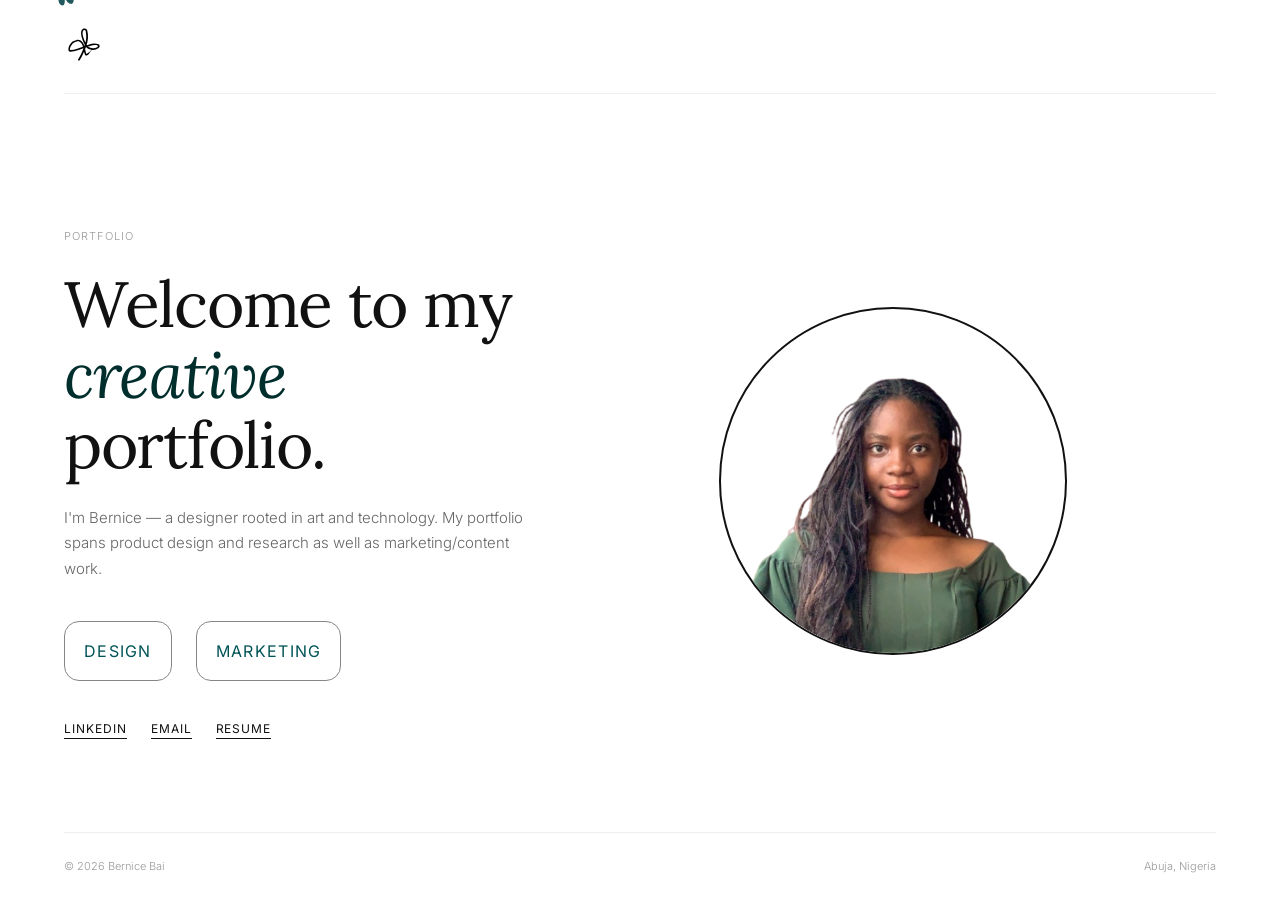
<file: index.html>
<!doctype html>
<html lang="en">

<head>
    <meta charset="utf-8">
    <meta name="viewport" content="width=device-width, initial-scale=1">
    <title>Bernice Bai ┃ Designer</title>
    <link rel="icon" href="imgsrc/cursor.svg" type="image/svg+xml">
    <link href="https://fonts.googleapis.com/css2?family=Inter:wght@300;400;500&family=Lora:ital,wght@0,400;0,600;1,400&display=swap" rel="stylesheet">
    <style>
        * { box-sizing: border-box; margin: 0; padding: 0; cursor: none; }

        body {
            font-family: 'Inter', sans-serif;
            background-color: #ffffff;
            color: #111111;
            min-height: 100vh;
            display: flex;
            flex-direction: column;
            padding: 0 5%;
        }

        #custom-cursor {
            position: fixed;
            pointer-events: none;
            z-index: 9999;
            transform: translate(-50%, -50%);
        }

        #cursor-default {
            display: block;
            width: 20px;
            height: 20px;
            background-image: url('imgsrc/cursor.svg');
            background-size: contain;
            background-repeat: no-repeat;
        }

        nav {
            display: flex;
            justify-content: space-between;
            align-items: center;
            padding: 24px 0;
            border-bottom: 0.5px solid #eeeeee;
        }

        #logo img { width: 40px; height: auto; }

        .nav-right {
            font-size: 12px;
            letter-spacing: 0.08em;
            text-transform: uppercase;
            color: #999999;
        }

        main {
            flex: 1;
            display: flex;
            flex-direction: column;
            justify-content: center;
            padding: 80px 0 40px;
        }
        .home {
            display: flex;
            flex-direction: row;
            justify-content: space-between;
            align-items: center;
            gap: 20px;
            }
            @media (max-width: 768px) {
                .home {
                    flex-direction: column;
                    text-align: center;
                }
            }

        .home img{
            max-width: 70%;
            height: auto;
            border-radius: 8px;
            border: 2px solid #111111;
            border-radius: 50%;
        }

        .label {
            font-size: 11px;
            letter-spacing: 0.1em;
            text-transform: uppercase;
            color: #999999;
            margin-bottom: 24px;
        }

        h1 {
            font-family: 'Lora', san-serif;
            font-size: clamp(32px, 6vw, 64px);
            font-weight: 400;
            line-height: 1.1;
            letter-spacing: -0.02em;
            margin-bottom: 24px;
        }

        h1 em { font-style: bold; }

        .accent { color: #002e2d; }

        p {
            font-size: 15px;
            font-weight: 300;
            color: #666666;
            line-height: 1.7;
            max-width: 480px;
            margin-bottom: 40px;
        }

        .route {
            display: flex;
            gap: 24px;
            margin-bottom: 40px;
        }
          @media (max-width: 768px) {
            .route{
               
                justify-content: center;
            }
        }


        .route a {
            font-size: 16px;
            letter-spacing: 0.08em;
            text-transform: uppercase;
            color: #005457;
            text-decoration: none;
            border-radius: 15px;
            border: 1.5px solid #868686;
            padding: 3%;
        }

        .route a:hover { background-color: #002e2d; color:#ffffff; border-color: #ffffff; }

        .links {
            display: flex;
           
            gap: 24px;
        }
        @media (max-width: 768px) {
            .links {
               
                justify-content: center;
            }
        }

        .links a {
            font-size: 12px;
            letter-spacing: 0.08em;
            text-transform: uppercase;
            color: #111111;
            text-decoration: none;
            border-bottom: 0.5px solid #111111;
            padding-bottom: 2px;
        }

        .links a:hover { color: #002e2d; border-color: #ffffff; }

        footer {
            padding: 24px 0;
            border-top: 0.5px solid #eeeeee;
            display: flex;
            justify-content: space-between;
            align-items: center;
        }

        footer p {
            font-size: 11px;
            color: #999999;
            margin: 0;
            max-width: none;
        }
    </style>
</head>

<body>

<div id="custom-cursor">
    <span id="cursor-default"></span>
</div>

<nav>
    <div id="logo">
        <img src="imgsrc/bfavicon.svg" alt="Logo">
    </div>
    <span class="nav-right"></span>
</nav>

<main>
    <div class="home">
    <div>
    <p class="label">Portfolio</p>
    <h1>Welcome to my <em><span class="accent">creative</span></em><br>portfolio.</h1>
    <p>I'm Bernice — a designer rooted in art and technology. My portfolio spans product design and research as well as marketing/content work.</p>
    <div class="route">
        <a href="design/index.html">Design</a>
        <a href="marketing/index.html">Marketing</a>
    </div>
    <div class="links">
        <a href="https://www.linkedin.com/in/bernice-bai-6373b129a/" target="_blank">LinkedIn</a>
        <a href="mailto:msenbai@gmail.com">Email</a>
        <a href="https://drive.google.com/file/d/17-NoSZiSDzahAH1HQ-_Etnf_DgS73Qhv/view?usp=drive_link" target="_blank">Resume</a>
    </div>
    </div>
    <div>
         <img src="imgsrc/me.png" alt="picture of Bernice Bai" class="heroimg">
    </div>
    </div>
</main>

<footer>
    <p>&copy; <span id="year"></span> Bernice Bai</p>
    <p>Abuja, Nigeria</p>
</footer>

<script>
    document.getElementById('year').textContent = new Date().getFullYear();

    const cursor = document.getElementById('custom-cursor');
    document.addEventListener('mousemove', (e) => {
        cursor.style.left = e.clientX + 'px';
        cursor.style.top = e.clientY + 'px';
    });
</script>

</body>
</html>
</file>
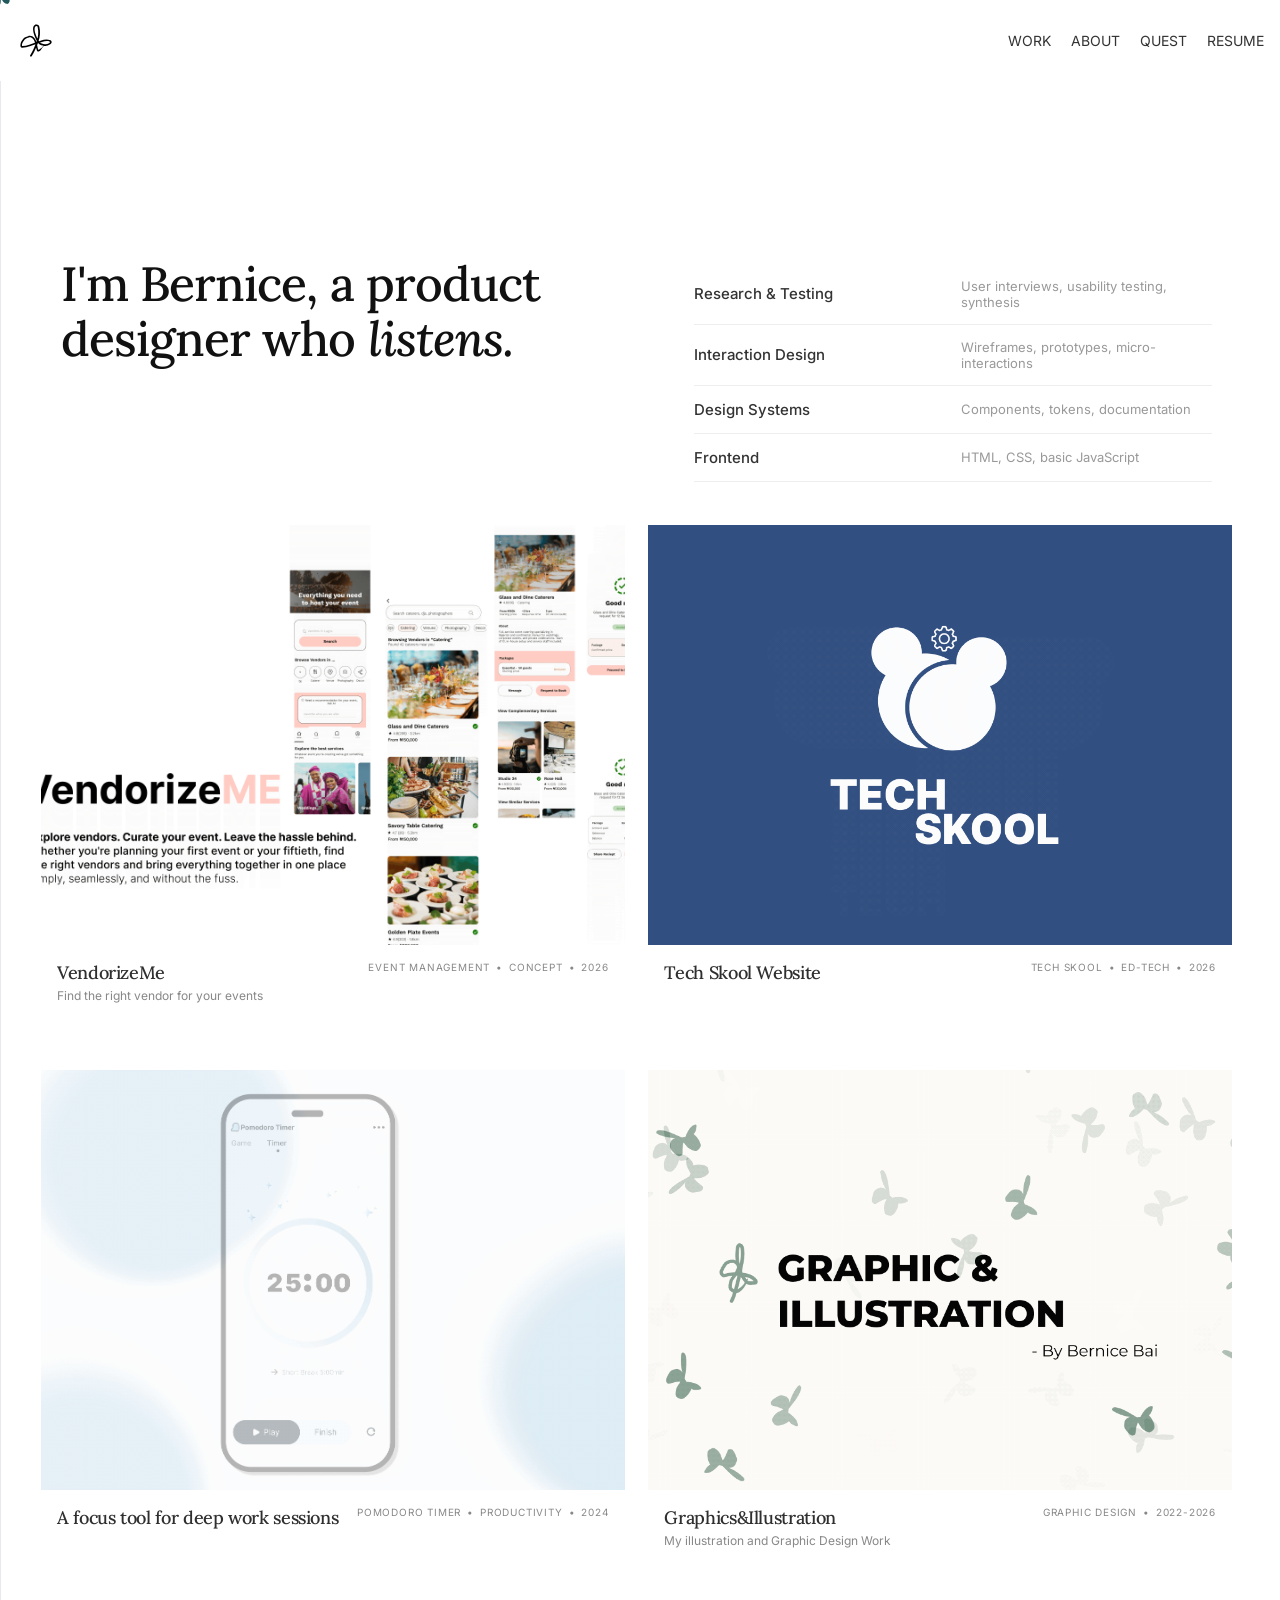
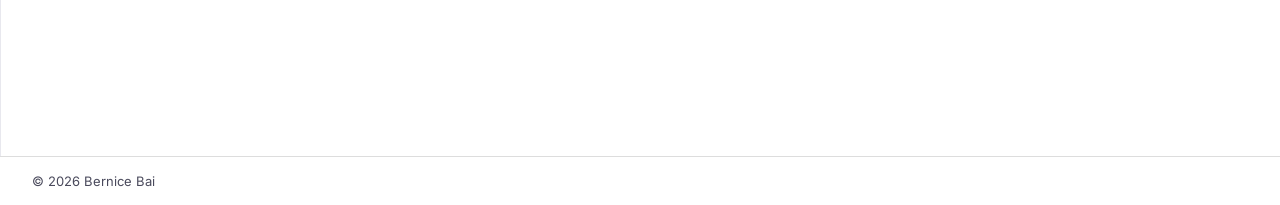
<file: design/index.html>
<!doctype html>
<html lang="en">

<head>
	<meta charset="utf-8">
	<meta name="viewport" content="width=device-width, initial-scale=1">
	<title>Bernice Bai </title>
    <link rel="icon" href="../imgsrc/cursor.svg" type="image/svg+xml">
    <link rel="stylesheet" href="https://fonts.googleapis.com/css?family=Syne:100,200,300,400,600&display=swap">
    <link rel="stylesheet" href="https://fonts.googleapis.com/css?family=Lora:100,200,300,400,600&display=swap">
    <link rel="stylesheet" href="https://fonts.googleapis.com/css?family=Inter:100,200,300,400,600&display=swap">
	<link rel="stylesheet" href="../style.css">
</head>
<body>
    <div id="custom-cursor">
    <span id="cursor-default"></span>
    <span id="cursor-hover"></span>
    </div>

<header>

   <nav id="navbar">
    <div id="logo">
        <img src="../imgsrc/bfavicon.svg" alt="Logo">
    </div>
    <button id="menu-btn" aria-label="Toggle menu">
        <span></span>
        <span></span>
        <span></span>
    </button>
    <div id="nav-links">
        <a href="../design/index.html">WORK</a>
        <a href="../design/about.html">ABOUT</a>
        <a href="../design/quest.html">QUEST</a>
        <a href="https://drive.google.com/file/d/17-NoSZiSDzahAH1HQ-_Etnf_DgS73Qhv/view?usp=drive_link">RESUME</a>
    </div>
</nav>

<div class="divider">
</div>

</header>

<main>
   <section id="hero">
    <div id="herotextcontainer">
        <h1 class="hi">I'm Bernice, a product designer who <em>listens.</em></h1>
    </div>

    <div id="capabilities">
    <div class="cap-row">
        <span class="cap-title">Research & Testing</span>
        <span class="cap-desc">User interviews, usability testing, synthesis</span>
    </div>
    <div class="cap-row">
        <span class="cap-title">Interaction Design</span>
        <span class="cap-desc">Wireframes, prototypes, micro-interactions</span>
    </div>
    <div class="cap-row">
        <span class="cap-title">Design Systems</span>
        <span class="cap-desc">Components, tokens, documentation</span>
    </div>
    <div class="cap-row">
        <span class="cap-title">Frontend</span>
        <span class="cap-desc">HTML, CSS, basic JavaScript</span>
    </div>
</div>
</section>
 
    
 
<section id="prodProjects">

 
  <div class="prodFrame" data-cursor="view details">
        <a href="../design/vendorize-me.html">

        <img class="prodImg" src="../imgsrc/projects/vendor.gif" alt="VendorizeMe">
        <div class="prodInfo">
            <div class="prodLeft">
                <p class="prodName">VendorizeMe</p>
                <p class="prodDesc">Find the right vendor for your events</p>
            </div>
            <div class="prodTags">
                <span class="tag">Event Management</span>
                <span class="tag">•</span>
                <span class="tag">Concept</span>
                <span class="tag">•</span>
                <span class="tag">2026</span>
            </div>
        </div>
         </a>
    </div>

    <div class="prodFrame"data-cursor="view details">
        <a href="../design/tskwebsite.html">
        <img class="prodImg" src="../imgsrc/projects/Frame1.gif" alt="Ed Tech Website">
        <div class="prodInfo">
            <div class="prodLeft">
                <p class="prodName">Tech Skool Website</p>
                <p class="prodDesc"></p>
            </div>
            <div class="prodTags">
                <span class="tag">Tech Skool</span>
                <span class="tag">•</span>
                <span class="tag">Ed-Tech</span>
                <span class="tag">•</span>
                <span class="tag">2026</span>
            </div>
        </div>
        </a>
    </div>

     <div class="prodFrame" data-cursor="view details">
        <a href="../design/pomodorotimer.html">
        <img class="prodImg" src="../imgsrc/projects/Frame2.gif" alt="Pomodoro Timer project">
        <div class="prodInfo">
            <div class="prodLeft">
                <p class="prodName">A focus tool for deep work sessions</p>
                <p class="prodDesc"></p>
            </div>
            <div class="prodTags">
                <span class="tag">Pomodoro Timer</span>
                <span class="tag">•</span>
                <span class="tag">Productivity</span>
                <span class="tag">•</span>
                <span class="tag">2024</span>
            </div>
        </div>
        </a>
    </div>

    <div class="prodFrame">
        <a href="../design/graphic-design.html">

        <img class="prodImg" src="../imgsrc/projects/gi.gif" alt="graphic and illustration work">
        <div class="prodInfo">
            <div class="prodLeft">
                <p class="prodName">Graphics&Illustration</p>
                <p class="prodDesc">My illustration and Graphic Design Work</p>
            </div>
            <div class="prodTags">
                <span class="tag">Graphic Design</span>
                <span class="tag">•</span>
                <span class="tag">2022-2026</span>
            </div>
        </div>
        </a>
    </div>

</section>

  
</main>





<script src="../script.js" defer></script>

</body>
<footer>
    <p>&copy; <span id="year"></span> Bernice Bai</p>
</footer>

<script>
    // Set current year
    document.getElementById('year').textContent = new Date().getFullYear();
</script>
</html>
</file>
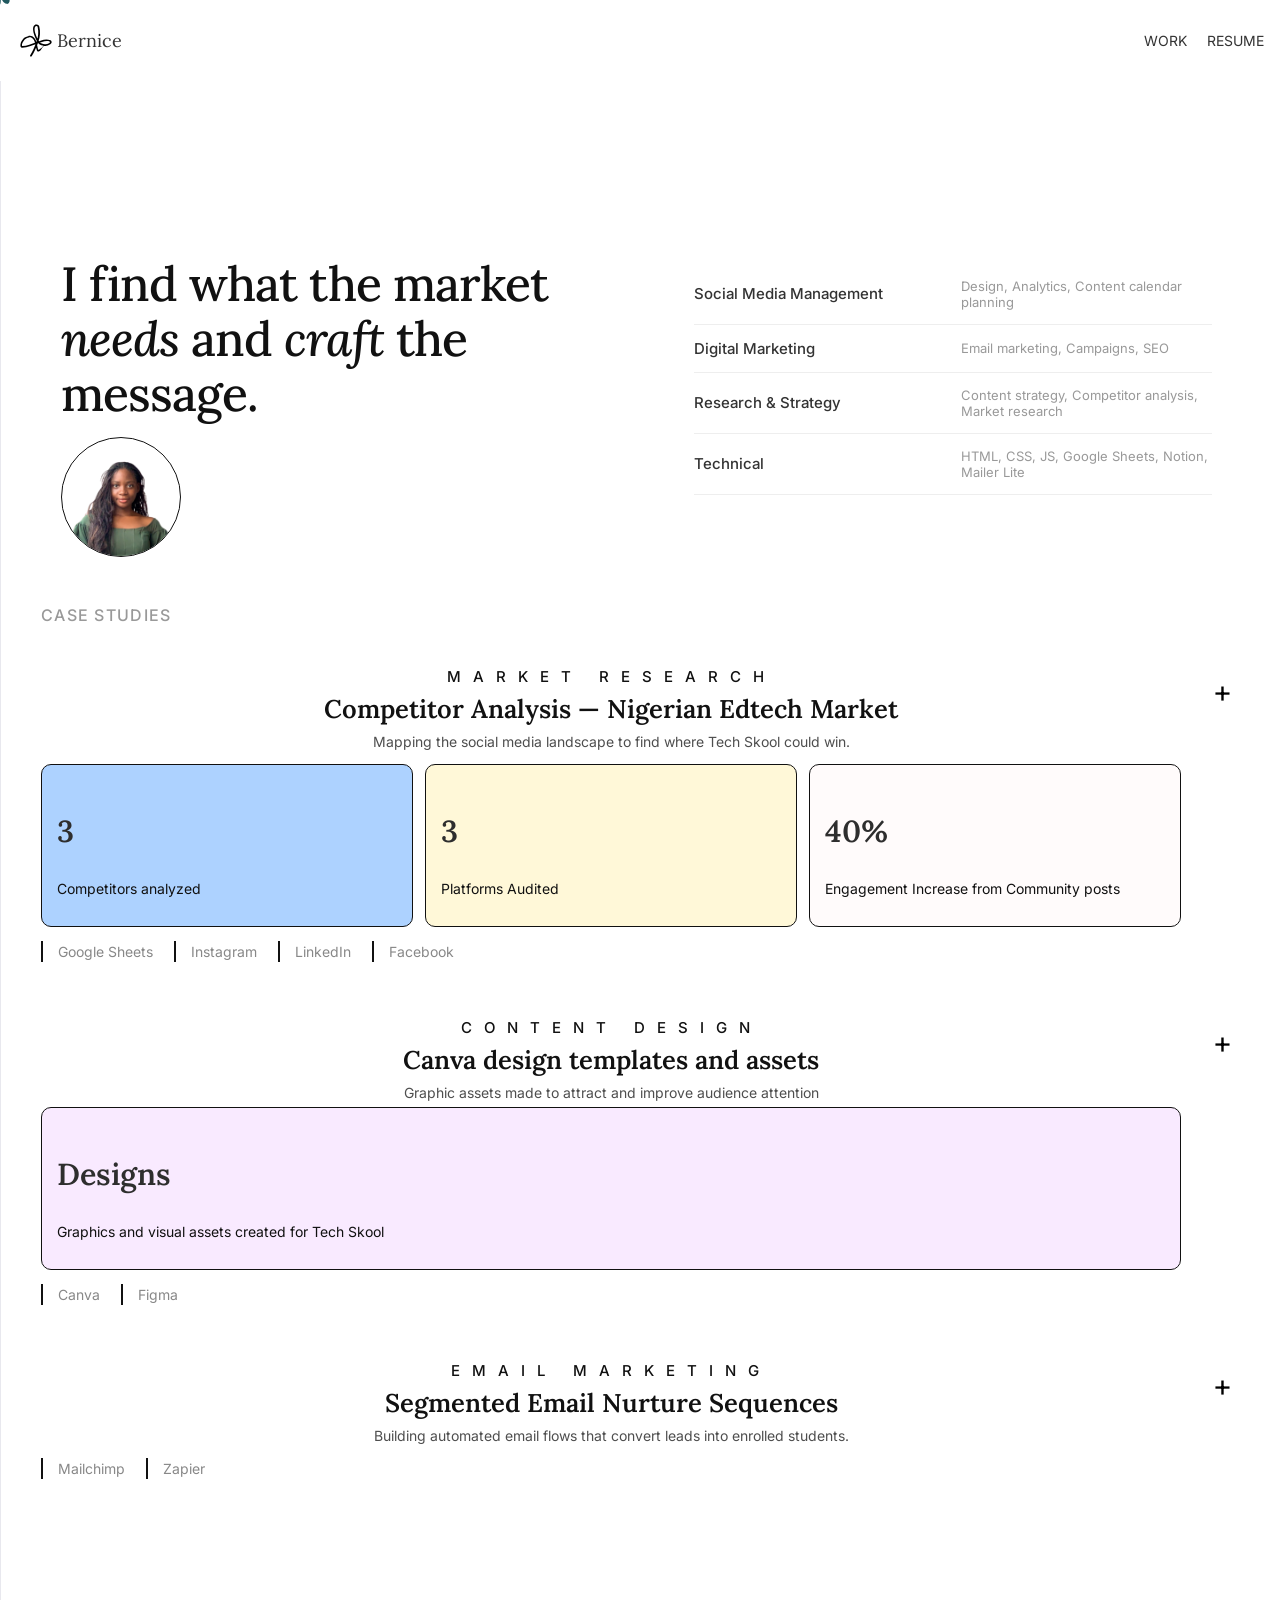
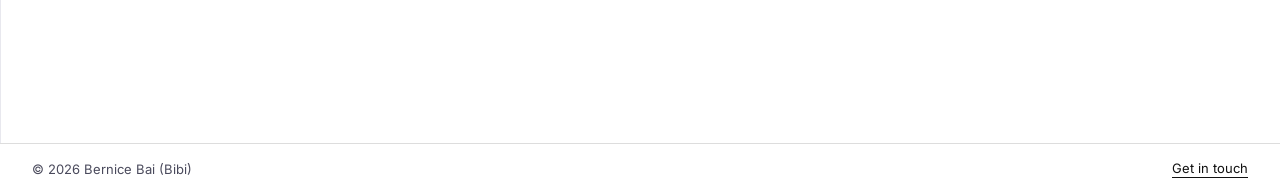
<file: marketing/index.html>
<!doctype html>
<html lang="en">

<head>
  <!-- Google tag (gtag.js) -->
<script async src="https://www.googletagmanager.com/gtag/js?id=G-LXRLLSRK6M"></script>
<script>
  window.dataLayer = window.dataLayer || [];
  function gtag(){dataLayer.push(arguments);}
  gtag('js', new Date());

  gtag('config', 'G-LXRLLSRK6M');
</script>

	<meta charset="utf-8">
	<meta name="viewport" content="width=device-width, initial-scale=1">
	<title>Bernice Bai | Marketing </title>
    <link rel="icon" href="../imgsrc/cursor.svg" type="image/svg+xml">
    <link rel="stylesheet" href="https://fonts.googleapis.com/css?family=Syne:100,200,300,400,600&display=swap">
    <link rel="stylesheet" href="https://fonts.googleapis.com/css?family=Lora:100,200,300,400,600&display=swap">
    <link rel="stylesheet" href="https://fonts.googleapis.com/css?family=Inter:100,200,300,400,600&display=swap">
	<link rel="stylesheet" href="../style.css">
</head>
<body>
    <div id="custom-cursor">
    <span id="cursor-default"></span>
    <span id="cursor-hover"></span>
    </div>

<header>

   <nav id="navbar">
    <div id="logo">
        <img src="../imgsrc/bfavicon.svg" alt="Logo">
        <p>Bernice</p>
    </div>
    <button id="menu-btn" aria-label="Toggle menu">
        <span></span>
        <span></span>
        <span></span>
    </button>
    <div id="nav-links">
        <a href="../marketing/index.html">WORK</a>
        <!-- <a href="../marketing/about.html">ABOUT</a> -->
        <a href="../assets/Bernice Bai DM Resume.pdf">RESUME</a>
    </div>
</nav>

<div class="divider">
</div>

</header>

<main>
   <section id="hero">
    <div id="herotextcontainer">
        <h1 class="hi">I find what the market <em>needs</em> and <em>craft</em> the message. </h1>
        <img src="../imgsrc/me.png" alt="picture of Bernice Bai" class="heroimg">
    </div>

    <div id="capabilities">

    <div class="cap-row">
        <span class="cap-title">Social Media Management</span>
        <span class="cap-desc"> Design, Analytics, Content calendar planning</span>
    </div>
    <div class="cap-row">
        <span class="cap-title">Digital Marketing</span>
        <span class="cap-desc">Email marketing, Campaigns, SEO</span>
    </div>
        <div class="cap-row">
        <span class="cap-title">Research & Strategy</span>
        <span class="cap-desc">Content strategy, Competitor analysis, Market research</span>
    </div>
    <div class="cap-row">
        <span class="cap-title">Technical</span>
        <span class="cap-desc">HTML, CSS, JS, Google Sheets, Notion, Mailer Lite</span>
    </div>
    
</div>
</section>
 
    
 
<section>
    <p class="section-label">CASE STUDIES</p>
 
    <div class="accordion">
   
      <!-- CASE STUDY 1 -->
      <div class="accordion-item">
        <div class="accordion-header" onclick="toggleAccordion(this)">
          <div class="accordion-meta">
            <span class="accordion-tag">Market Research</span>
            <span class="accordion-title">Competitor Analysis — Nigerian Edtech Market</span>
            <span class="accordion-desc">Mapping the social media landscape to find where Tech Skool could win.</span>
            <div class="accordion-sum-cards">
              <div class="sum-card" style="--card-bg: #add2ff;">
                <h3>3</h3>
                <p>Competitors analyzed</p>
              </div>
              <div class="sum-card" style="--card-bg: #fff8d8;">
                <h3>3</h3>
                <p>Platforms Audited</p>
              </div>
              <div class="sum-card" style="--card-bg: #fffbfb;">
                <h3>40%</h3>
                <p>Engagement Increase from Community posts</p>
              </div>
            </div>
            <div class="accordion-tools">
              <span class="tool-pill">Google Sheets</span>
              <span class="tool-pill">Instagram</span>
              <span class="tool-pill">LinkedIn</span>
              <span class="tool-pill">Facebook</span>
            </div>
          </div>
          <span class="accordion-toggle">+</span>
        </div>
        <div class="accordion-body">
          <div class="accordion-content">
            <div class="content-block full-width">
              <h3>The problem</h3>
              <p>Tech Skool needed to understand how competitors were winning on social media — what content formats, community tactics, and brand strategies were driving engagement in the Nigerian edtech space — in order to carve out a distinct and defensible position.</p>
            </div>
            <div class="content-block">
              <h3>What I did</h3>
              <ul>
                <li>Audited 3 Nigerian edtech brands across Instagram, LinkedIn and Facebook</li>
                <li>Tracked content types, posting frequency, engagement rates, follower counts, tone and format performance</li>
                <li>Conducted a SWOT analysis for each competitor</li>
                <li>Synthesised findings into strategic recommendations</li>
              </ul>
            </div>
            <div class="content-block">
              <h3>Key findings</h3>
              <ul>
                <li>Community-driven content outperformed other formats by 40%</li>
                <li>Competitors rely on paid influencer reach to compensate for weak organic pull</li>
                <li>No competitor owns a consistent, instructor-led brand voice</li>
                <li>Incentive-driven audiences have low retention — an opportunity for loyalty-led positioning</li>
              </ul>
            </div>
            <div class="content-block">
              <h3>Strategic opportunities identified</h3>
              <ul>
                <li>Win on organic community trust instead of influencer spend</li>
                <li>Own a strong brand voice — no competitor has one</li>
                <li>Position as the platform people choose, not the one they showed up to for a stipend</li>
              </ul>
            </div>
            <div class="content-block">
              <h3>Impact</h3>
              <p>Findings directly informed Tech Skool's content calendar and social media posting strategy, shaping editorial direction for subsequent campaigns.</p>
              <br>
              <span class="stat-highlight">+40%</span>
              <span style="font-size:13px;color:var(--grey)">engagement uplift from community content formats</span>
            </div>
          </div>
        </div>
      </div>

      <!-- CASE STUDY 2 -->
      <div class="accordion-item">
        <div class="accordion-header" onclick="toggleAccordion(this)">
          <div class="accordion-meta">
            <span class="accordion-tag">Content Design</span>
            <span class="accordion-title">Canva design templates and assets</span>
            <span class="accordion-desc">Graphic assets made to attract and improve audience attention</span>
            <div class="sum-card" style="--card-bg: #f9eaff;">
                <h3>Designs</h3>
                <p>Graphics and visual assets created for Tech Skool</p>
              </div>
            <div class="accordion-tools">
              <span class="tool-pill">Canva</span>
              <span class="tool-pill">Figma</span>
            </div>
          </div>
          <span class="accordion-toggle">+</span>
        </div>
        <div class="accordion-body">
          <div class="accordion-content">
            <div class="content-block full-width">
              <h3>The problem</h3>
              <p>Tech Skool needed visually appealing and consistent graphic assets to attract and retain audience attention across various platforms.</p>
            </div>
            <div class="content-block">
              <h3>What I did</h3>
              <ul>
                <li>Created Canva design templates for various content types</li>
                <li>Designed reusable graphic assets to maintain brand consistency</li>
                <li>Collaborated with the marketing team to ensure alignment with campaign goals</li>
                <li>Optimized assets for different social media platforms</li>
              </ul>
            </div>
            <div class="content-block">
              <h3>Impact</h3>
              <p>Consistent and visually appealing graphic assets improved audience engagement and brand recognition across platforms.</p>
            </div>
            
          </div>
          <div class="content-gallery">
              <img src="../imgsrc/contentmark/Team Spotlight.png" alt="Canva design template example 3">
              <img src="../imgsrc/contentmark/250626 Poster Design 2.png" alt="Canva design template example 2">
              <img src="../imgsrc/contentmark/IMG220626.png" alt="Canva design template example 3">
              <img src="../imgsrc/contentmark/file_00000000712c724699fbeae6b5e9266f.png" alt="Canva design template example 1">
              <img src="../imgsrc/contentmark/Student Spotlight.png" alt="Canva design template example 3">
            
              
              
            </div>
        </div>
      </div>


     <!-- CASE STUDY 3 -->
      <div class="accordion-item">
        <div class="accordion-header" onclick="toggleAccordion(this)">
          <div class="accordion-meta">
            <span class="accordion-tag">Email Marketing</span>
            <span class="accordion-title">Segmented Email Nurture Sequences</span>
            <span class="accordion-desc">Building automated email flows that convert leads into enrolled students.</span>
            <div class="accordion-tools">
              <span class="tool-pill">Mailchimp</span>
              <span class="tool-pill">Zapier</span>
            </div>
          </div>
          <span class="accordion-toggle">+</span>
        </div>
        <div class="accordion-body">
          <div class="accordion-content">
            <div class="content-block full-width">
              <h3>The problem</h3>
              <p>Tech Skool needed email sequences that spoke differently to different audience segments — leads at different stages of awareness required different messaging to move them toward enrollment.</p>
            </div>
            <div class="content-block">
              <h3>What I did</h3>
              <ul>
                <li>Defined audience segments based on awareness and intent</li>
                <li>Wrote and structured nurture sequences tailored to each segment</li>
                <li>Built automation flows in Mailchimp connected via Zapier</li>
                <li>Mapped the full lead journey from opt-in to conversion</li>
              </ul>
            </div>
            <div class="content-block">
              <h3>Impact</h3>
              <p>Automated sequences reduced manual follow-up workload and ensured consistent communication with leads at every stage of the funnel.</p>
            </div>
          </div>
        </div>
      </div>

</section>

  
</main>






<!-- <script src="/marketing/marketing.js"></script> -->
<script src="../script.js" defer></script>

</body>

<footer>
      <p>© <span id="year"></span> Bernice Bai (Bibi)</p>
    <a href="mailto:your@email.com">Get in touch</a>
</footer>
<script>
    // Set current year
    document.getElementById('year').textContent = new Date().getFullYear();
    function toggleAccordion(header) {
      const item = header.parentElement;
      const isOpen = item.classList.contains('open');
      // Close all
      document.querySelectorAll('.accordion-item').forEach(el => el.classList.remove('open'));
      // Open clicked if it was closed
      if (!isOpen) item.classList.add('open');
    }
</script>
</html>
</file>
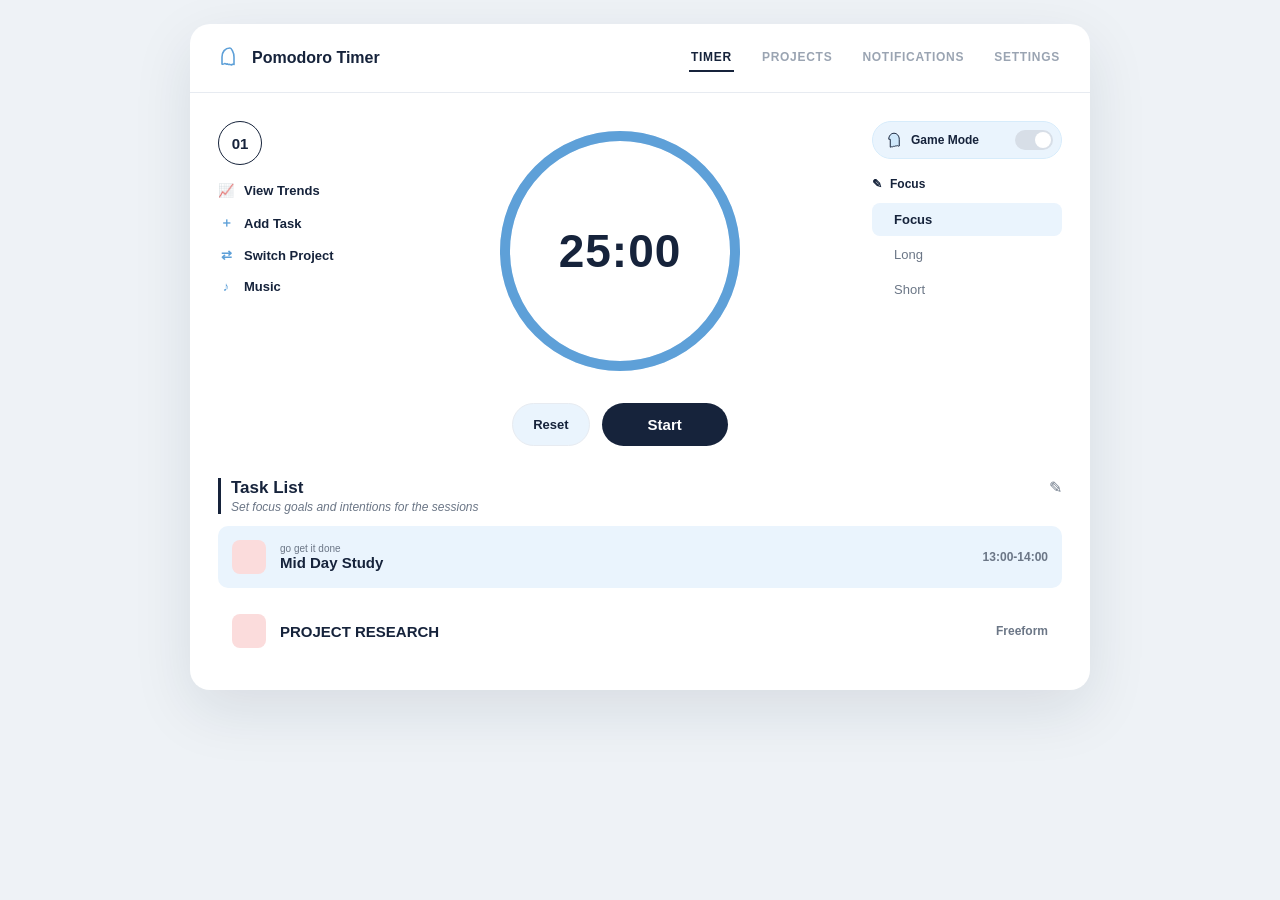
<file: assets/pomodoro-app.html>
<!DOCTYPE html>
<html lang="en">
<head>
<meta charset="UTF-8">
<meta name="viewport" content="width=device-width, initial-scale=1.0">
<title>Pomodoro Timer</title>
<style>
  /* ============ DESIGN TOKENS ============ */
  :root{
    --navy: #16233b;
    --navy-soft: #24344f;
    --blue-light: #cfe8fb;
    --blue-pale: #eaf4fd;
    --blue-pale-border: #d7ecfb;
    --ring-track: #dbe8f7;
    --ring-fill: #5ea0d8;
    --blush: #fbdcdc;
    --blush-soft: #fce8e8;
    --text: #16233b;
    --text-dim: #6b7686;
    --text-faint: #9aa4b2;
    --border: #e7ebf1;
    --bg: #ffffff;
    --page-bg: #eef2f6;
    --toggle-off: #d7dee7;
    --radius-lg: 20px;
    --radius-md: 14px;
    --radius-sm: 10px;
    --font: -apple-system, BlinkMacSystemFont, "Segoe UI", Helvetica, Arial, sans-serif;
  }
  *{ box-sizing: border-box; }
  body{
    margin:0;
    font-family: var(--font);
    background: var(--page-bg);
    color: var(--text);
    display:flex;
    align-items:flex-start;
    justify-content:center;
    min-height:100vh;
    padding: 24px;
  }
  .app{
    width:100%;
    max-width: 900px;
    background: var(--bg);
    border-radius: var(--radius-lg);
    box-shadow: 0 20px 60px rgba(22,35,59,0.10);
    overflow:hidden;
    min-height: 640px;
  }

  /* ============ HEADER / NAV ============ */
  header{
    display:flex;
    align-items:center;
    justify-content:space-between;
    padding: 20px 28px;
    border-bottom: 1px solid var(--border);
  }
  .brand{
    display:flex;
    align-items:center;
    gap:10px;
    font-weight:800;
    font-size: 16px;
  }
  .brand .logo{ width:24px; height:24px; color: var(--ring-fill); }
  nav{ display:flex; gap: 26px; }
  nav button{
    background:none; border:none;
    font-size:12px; letter-spacing:0.06em; font-weight:700;
    color: var(--text-faint);
    cursor:pointer; padding: 6px 2px;
    border-bottom: 2px solid transparent;
  }
  nav button.active{ color: var(--navy); border-bottom-color: var(--navy); }

  .view{ display:none; padding: 28px; }
  .view.active{ display:block; }

  /* ============ TIMER VIEW ============ */
  .timer-grid{
    display:grid;
    grid-template-columns: 150px 1fr 190px;
    gap: 16px;
  }
  .side-left{ display:flex; flex-direction:column; gap: 18px; }
  .session-count{
    width:44px;height:44px;
    border:1.5px solid var(--navy);
    border-radius:50%;
    display:flex; align-items:center; justify-content:center;
    font-weight:700; font-size:15px;
  }
  .side-left ul{ list-style:none; margin:0; padding:0; display:flex; flex-direction:column; gap: 16px; }
  .side-left li{
    display:flex; align-items:center; gap:10px;
    font-size: 13px; color: var(--navy); cursor:pointer; font-weight:600;
  }
  .side-left li .ic{ width:16px; text-align:center; color: var(--ring-fill); }
  .side-left li:hover{ opacity:0.7; }

  .music-card{
    display:none;
    background: var(--blue-pale);
    border: 1px solid var(--blue-pale-border);
    border-radius: var(--radius-md);
    padding: 14px;
    margin-top: -4px;
  }
  .music-card.open{ display:block; }
  .music-card .mc-head{
    display:flex; align-items:flex-start; justify-content:space-between;
    margin-bottom: 10px;
  }
  .music-card .mc-title{ font-size:13px; font-weight:800; border-left:2px solid var(--navy); padding-left:6px; }
  .music-card .mc-sub{ font-size:10px; color: var(--text-dim); padding-left:8px; margin-top:2px; }
  .mc-platforms{ display:flex; gap:6px; }
  .mc-platforms span{
    width:18px; height:18px; border-radius:5px; display:flex; align-items:center; justify-content:center;
    font-size:10px; background:#fff; border:1px solid var(--border);
  }
  .mc-song{ display:flex; align-items:center; gap:6px; font-size:12px; font-style:italic; margin: 8px 0 12px; }
  .mc-controls{ display:flex; align-items:center; justify-content:center; gap: 18px; }
  .mc-controls button{
    background:none; border:none; cursor:pointer; font-size:14px; color: var(--navy);
  }
  .mc-controls .play{
    width:34px; height:34px; border-radius:50%; background: var(--navy); color:#fff;
    display:flex; align-items:center; justify-content:center; font-size:13px;
  }

  .center{ display:flex; flex-direction:column; align-items:center; }
  .ring-wrap{ position:relative; width: 260px; height: 260px; }
  .ring-wrap svg{ transform: rotate(-90deg); }
  .ring-track{ stroke: var(--ring-track); }
  .ring-fill{ stroke: var(--ring-fill); stroke-linecap: round; transition: stroke-dashoffset 1s linear; }
  .time{
    position:absolute; inset:0; display:flex; align-items:center; justify-content:center;
    font-size: 46px; font-weight:800; letter-spacing: 1px; font-variant-numeric: tabular-nums;
  }
  .controls{ margin-top: 22px; display:flex; gap:12px; align-items:center; }
  .start-btn{
    background: var(--navy); color:#fff; border:none;
    padding: 13px 46px; border-radius: 999px; font-size: 15px; font-weight:700;
    cursor:pointer; transition: transform .15s ease, background .15s ease;
  }
  .start-btn:hover{ background: var(--navy-soft); transform: translateY(-1px); }
  .reset-btn{
    background: var(--blue-pale); color: var(--navy); border: 1px solid var(--border);
    padding: 13px 20px; border-radius: 999px; font-size: 13px; font-weight:700; cursor:pointer;
  }
  .reset-btn:hover{ background: var(--ring-track); }

  /* game mode box */
  .game-box{
    display:none;
    position:relative;
    width: 100%;
    max-width: 480px;
    height: 340px;
    border: 1.5px solid var(--navy);
    border-radius: var(--radius-lg);
    align-items:center; justify-content:center;
  }
  .game-box.active{ display:flex; }
  .center.game .ring-wrap{ display:none; }
  .center.game .controls{ display:none; }
  .ghost-time{
    position:absolute; bottom: 22px; left: 26px;
    font-size: 22px; font-weight:800; font-variant-numeric: tabular-nums;
  }
  .game-start{
    position:absolute; bottom: -22px; left:50%; transform: translateX(-50%);
  }
  @keyframes float{
    0%,100%{ transform: translateY(0px); }
    50%{ transform: translateY(-10px); }
  }
  .ghost-svg{ width: 150px; height: auto; animation: float 3.2s ease-in-out infinite; }

  .side-right{ display:flex; flex-direction:column; gap: 18px; }
  .game-mode{
    display:flex; align-items:center; justify-content:space-between; gap:8px;
    font-size: 12px; font-weight:700;
    background: var(--blue-pale); border: 1px solid var(--blue-pale-border);
    border-radius: 999px; padding: 8px 8px 8px 12px;
  }
  .game-mode .label{ display:flex; align-items:center; gap:8px; }
  .game-mode .label svg{ width:18px; height:18px; }
  .switch{ width: 38px; height: 20px; background: var(--navy); border-radius: 999px; position:relative; cursor:pointer; border:none; flex-shrink:0; }
  .switch::after{ content:""; position:absolute; top:2px; left:2px; width:16px;height:16px; background:#fff; border-radius:50%; transition: left .15s ease; }
  .switch.off{ background: var(--toggle-off); }
  .switch.off::after{ left: 20px; }

  .modes{ display:flex; flex-direction:column; gap: 2px; }
  .modes .heading{ display:flex; align-items:center; gap:8px; font-size:12px; font-weight:700; color: var(--navy); margin-bottom: 10px; }
  .mode-option{
    background:none; border:none; text-align:left; padding: 9px 6px 9px 22px;
    font-size: 13px; color: var(--text-dim); cursor:pointer; border-radius: 8px; font-weight:500;
  }
  .mode-option.active{ color: var(--navy); font-weight:700; background: var(--blue-pale); }
  .mode-option:hover{ background: var(--blue-pale); }

  /* task list */
  .task-list{ margin-top: 32px; }
  .tl-head{ display:flex; align-items:flex-start; justify-content:space-between; }
  .tl-title-wrap{ border-left: 3px solid var(--navy); padding-left: 10px; }
  .tl-title{ font-size:17px; font-weight:800; }
  .tl-sub{ font-size: 12px; font-style: italic; color: var(--text-dim); margin-top:2px; }
  .tl-edit{ color: var(--text-dim); cursor:pointer; }
  .task-item{
    display:flex; align-items:center; gap:14px;
    padding: 14px; border-radius: var(--radius-sm); margin-top: 12px;
  }
  .task-item.highlight{ background: var(--blue-pale); }
  .task-icon{ width:34px; height:34px; border-radius: 8px; background: var(--blush); flex-shrink:0; }
  .task-info{ flex:1; }
  .task-info .eyebrow{ font-size: 10px; color: var(--text-dim); }
  .task-info .name{ font-size: 15px; font-weight:700; }
  .task-item .time-range{ font-size: 12px; color: var(--text-dim); font-weight:600; }

  /* ============ PROJECTS VIEW ============ */
  .create-project{
    display:inline-flex; align-items:center; gap:10px;
    background: var(--blue-pale); border: 1px solid var(--blue-pale-border);
    padding: 10px 20px 10px 10px; border-radius: 999px; cursor:pointer;
  }
  .create-project .plus-ic{
    width:28px; height:28px; border-radius:8px; background: var(--navy); color:#fff;
    display:flex; align-items:center; justify-content:center; font-size:14px;
  }
  .create-project span.txt{ font-weight:800; font-size: 15px; }
  .proj-top{ display:flex; align-items:center; justify-content:space-between; margin-bottom: 30px; }
  .sort{ display:flex; align-items:center; gap:6px; font-size:13px; font-weight:600; color: var(--navy); cursor:pointer; text-decoration: underline; text-underline-offset:3px; }

  .proj-group{ margin-bottom: 36px; }
  .pg-head{ display:flex; align-items:center; justify-content:space-between; border-left: 3px solid var(--navy); padding-left: 10px; margin-bottom: 14px; }
  .pg-head h3{ margin:0; font-size:17px; font-weight:800; }
  .pg-head .tl-edit{ margin-right: 4px; }
  .pg-desc{ font-size:13px; color: var(--text-dim); margin: -6px 0 14px 13px; }

  .proj-item{ display:flex; align-items:center; gap:14px; padding: 10px 4px; }
  .proj-item .task-icon{ background: var(--blush); }
  .proj-item.dim{ opacity: 0.45; }
  .proj-item .name{ font-size:14px; font-weight:800; letter-spacing:0.02em; }
  .proj-item .meta{ font-size:12px; color: var(--text-dim); font-weight:600; }

  .proj-footer{ display:flex; align-items:center; gap: 16px; margin-top: 6px; padding-left: 4px; }
  .progress{ flex:1; height:5px; background: var(--border); border-radius: 999px; overflow:hidden; }
  .progress .fill{ height:100%; background: var(--navy); border-radius:999px; }
  .start-link{ font-size:13px; font-weight:700; color: var(--navy); text-decoration: underline; text-underline-offset:3px; cursor:pointer; white-space:nowrap; }

  /* ============ NOTIFICATIONS / ALARM VIEW ============ */
  .add-alarm{ display:inline-flex; align-items:center; gap:10px; cursor:pointer; margin-bottom: 36px; }
  .add-alarm .plus-ic{ font-size:16px; font-weight:800; }
  .add-alarm .bell-ic{
    width:34px; height:34px; border-radius:50%; background: var(--navy); color:#fff;
    display:flex; align-items:center; justify-content:center; font-size:15px;
  }
  .add-alarm span.txt{ font-size:22px; font-weight:800; }
  .alarm-sub{ border-left:3px solid var(--navy); padding-left: 10px; font-size:15px; font-style:italic; font-weight:600; margin-bottom: 24px; }
  .alarm-item{ display:flex; align-items:center; justify-content:space-between; padding: 16px 0; border-bottom: 1px solid var(--border); }
  .alarm-item:last-child{ border-bottom:none; }
  .alarm-left .name{ font-size:16px; font-weight:700; }
  .alarm-left .meta{ font-size:12px; color: var(--text-dim); margin-top: 2px; }
  .alarm-right{ display:flex; flex-direction:column; align-items:flex-end; gap:14px; }
  .close-x{ color: var(--text-faint); cursor:pointer; font-size:13px; }

  /* ============ SETTINGS VIEW ============ */
  .settings-group{ margin-bottom: 30px; }
  .settings-group h4{ font-size:12px; letter-spacing:0.06em; color: var(--text-faint); text-transform:uppercase; margin: 0 0 10px; }
  .settings-row{ display:flex; align-items:center; justify-content:space-between; padding: 14px 0; border-bottom: 1px solid var(--border); }
  .settings-row:last-child{ border-bottom:none; }
  .settings-row .name{ font-size:14px; font-weight:700; }
  .settings-row .meta{ font-size:12px; color: var(--text-dim); margin-top:2px; }

  @media (max-width: 700px){
    .timer-grid{ grid-template-columns: 1fr; }
    .side-left{ flex-direction:row; flex-wrap:wrap; }
    .side-left ul{ flex-direction:row; flex-wrap:wrap; }
    .center{ order:-1; margin-bottom: 12px; }
    nav{ gap:14px; }
  }
</style>
</head>
<body>

<div class="app">
  <header>
    <div class="brand">
      <svg class="logo" viewBox="0 0 24 24" fill="none" xmlns="http://www.w3.org/2000/svg">
        <path d="M12 2C7 2 4 6 4 11v7c1 .6 1.6 0 2.4-.4.8-.5 1.6.9 2.4.4.8-.5 1.6.9 2.4.4.8-.5 1.6.9 2.4.4.8-.5 1.6-1 2.4-.4V11c0-5-3-9-4-9Z" stroke="currentColor" stroke-width="1.6" stroke-linejoin="round"/>
      </svg>
      Pomodoro Timer
    </div>
    <nav>
      <button class="nav-btn active" data-view="timer">TIMER</button>
      <button class="nav-btn" data-view="projects">PROJECTS</button>
      <button class="nav-btn" data-view="notifications">NOTIFICATIONS</button>
      <button class="nav-btn" data-view="settings">SETTINGS</button>
    </nav>
  </header>

  <!-- ============ TIMER VIEW ============ -->
  <section class="view active" id="view-timer">
    <div class="timer-grid">
      <div class="side-left">
        <div class="session-count" id="sessionCount">01</div>
        <ul>
          <li><span class="ic">📈</span> View Trends</li>
          <li><span class="ic">＋</span> Add Task</li>
          <li><span class="ic">⇄</span> Switch Project</li>
          <li id="musicToggle"><span class="ic">♪</span> Music</li>
        </ul>
        <div class="music-card" id="musicCard">
          <div class="mc-head">
            <div>
              <div class="mc-title">Music</div>
              <div class="mc-sub">now playing songs from pomodoro library</div>
            </div>
            <div class="mc-platforms"><span>▶</span><span>♫</span><span>🔗</span></div>
          </div>
          <div class="mc-song">♪ <span>lofi beats (study with rain) + ra</span></div>
          <div class="mc-controls">
            <button>⏪</button>
            <button class="play" id="musicPlay">▶</button>
            <button>⏩</button>
          </div>
        </div>
      </div>

      <div class="center" id="centerArea">
        <div class="ring-wrap" id="ringWrap">
          <svg width="260" height="260" viewBox="0 0 260 260">
            <circle class="ring-track" cx="130" cy="130" r="115" stroke-width="10" fill="none"/>
            <circle id="ringFill" class="ring-fill" cx="130" cy="130" r="115" stroke-width="10" fill="none" stroke-dasharray="722.6" stroke-dashoffset="0"/>
          </svg>
          <div class="time" id="timeDisplay">25:00</div>
        </div>
        <div class="controls">
          <button class="reset-btn" id="resetBtn">Reset</button>
          <button class="start-btn" id="startBtn">Start</button>
        </div>

        <div class="game-box" id="gameBox">
          <svg class="ghost-svg" viewBox="0 0 200 220" xmlns="http://www.w3.org/2000/svg">
            <path d="M40 90C40 52 66 24 100 24C134 24 160 52 160 90V186C150 180 142 192 132 186C122 180 114 192 104 186C94 180 86 192 76 186C66 180 58 192 48 186C44 184 42 182 40 180Z" fill="#cfe8fb" stroke="#16233b" stroke-width="4" stroke-linejoin="round"/>
            <circle cx="80" cy="95" r="6.5" fill="#16233b"/>
            <circle cx="120" cy="95" r="6.5" fill="#16233b"/>
            <ellipse cx="100" cy="114" rx="6" ry="4.5" fill="#16233b"/>
            <path d="M56 108C50 112 44 112 38 108" stroke="#16233b" stroke-width="3.5" stroke-linecap="round"/>
            <path d="M20 40L24 50L34 54L24 58L20 68L16 58L6 54L16 50Z" fill="#16233b"/>
            <path d="M172 130L175 138L183 141L175 144L172 152L169 144L161 141L169 138Z" fill="#16233b"/>
            <path d="M150 20L152 26L158 28L152 30L150 36L148 30L142 28L148 26Z" fill="#16233b"/>
          </svg>
          <div class="ghost-time" id="ghostTime">25:00</div>
          <button class="start-btn game-start" id="startBtnGame">Start</button>
        </div>
      </div>

      <div class="side-right">
        <div class="game-mode">
          <span class="label">
            <svg viewBox="0 0 24 24" fill="none"><path d="M5 11c0-4.5 3-8 7-8s7 3.5 7 8v9c-1 .5-1.6 0-2.4-.5-.8-.4-1.6 1-2.4.5-.8-.4-1.6 1-2.4.5-.8-.4-1.6 1-2.4.5-.8-.4-1.6 1-2.4.5V11Z" fill="#cfe8fb" stroke="#16233b" stroke-width="1.3"/></svg>
            Game Mode
          </span>
          <button class="switch off" id="gameSwitch"></button>
        </div>
        <div class="modes">
          <div class="heading">✎ <span id="activeModeLabel">Focus</span></div>
          <button class="mode-option active" data-mode="focus" data-mins="25">Focus</button>
          <button class="mode-option" data-mode="long" data-mins="15">Long</button>
          <button class="mode-option" data-mode="short" data-mins="5">Short</button>
        </div>
      </div>
    </div>

    <div class="task-list">
      <div class="tl-head">
        <div class="tl-title-wrap">
          <div class="tl-title">Task List</div>
          <div class="tl-sub">Set focus goals and intentions for the sessions</div>
        </div>
        <span class="tl-edit">✎</span>
      </div>
      <div class="task-item highlight">
        <div class="task-icon"></div>
        <div class="task-info">
          <div class="eyebrow">go get it done</div>
          <div class="name">Mid Day Study</div>
        </div>
        <div class="time-range">13:00-14:00</div>
      </div>
      <div class="task-item">
        <div class="task-icon"></div>
        <div class="task-info">
          <div class="name" style="text-transform:uppercase;">Project Research</div>
        </div>
        <div class="time-range">Freeform</div>
      </div>
    </div>
  </section>

  <!-- ============ PROJECTS VIEW ============ -->
  <section class="view" id="view-projects">
    <div class="proj-top">
      <div class="create-project">
        <span class="plus-ic">＋</span>
        <span class="txt">Create Project</span>
      </div>
      <div class="sort">▾ Sort</div>
    </div>

    <div class="proj-group">
      <div class="pg-head">
        <h3>Exam Preparation</h3>
        <span class="tl-edit">✎</span>
      </div>
      <div class="proj-item">
        <div class="task-icon"></div>
        <div class="task-info"><div class="name">PROJECT RESEARCH</div></div>
        <div class="meta">Freeform</div>
      </div>
      <div class="proj-item">
        <div class="task-icon"></div>
        <div class="task-info"><div class="name">PROJECT RESEARCH</div></div>
        <div class="meta">13:00 - 14:00</div>
      </div>
      <div class="proj-item dim">
        <div class="task-icon"></div>
        <div class="task-info"><div class="name">PROJECT RESEARCH</div></div>
        <div class="meta">15:00 - 16:00</div>
      </div>
      <div class="proj-footer">
        <div class="progress"><div class="fill" style="width:14%"></div></div>
        <span class="start-link">Start</span>
      </div>
    </div>

    <div class="proj-group">
      <div class="pg-head">
        <h3>Mindfulness Practice</h3>
        <span class="tl-edit">✎</span>
      </div>
      <div class="pg-desc">Practice mindfulness, calm and meditation for self improvement</div>
      <div class="proj-footer">
        <div class="progress"><div class="fill" style="width:14%"></div></div>
        <span class="start-link">Start</span>
      </div>
    </div>
  </section>

  <!-- ============ NOTIFICATIONS / ALARM VIEW ============ -->
  <section class="view" id="view-notifications">
    <div class="add-alarm">
      <span class="plus-ic">＋</span>
      <span class="bell-ic">🔔</span>
      <span class="txt">Add Alarm</span>
    </div>
    <div class="alarm-sub">Set Focus Goals And Intentions For The Sessions</div>

    <div class="alarm-item">
      <div class="alarm-left">
        <div class="name">Study Time</div>
        <div class="meta">Alarm, Every Weekday</div>
      </div>
      <div class="alarm-right">
        <span class="close-x">✕</span>
        <button class="switch" data-alarm></button>
      </div>
    </div>
    <div class="alarm-item">
      <div class="alarm-left">
        <div class="name">Meditations</div>
        <div class="meta">Alarm, Every Weekday</div>
      </div>
      <div class="alarm-right">
        <span class="close-x">✕</span>
        <button class="switch" data-alarm></button>
      </div>
    </div>
    <div class="alarm-item">
      <div class="alarm-left">
        <div class="name">Math Revisions</div>
        <div class="meta">Alarm, Every Weekday</div>
      </div>
      <div class="alarm-right">
        <span class="close-x">✕</span>
        <button class="switch off" data-alarm></button>
      </div>
    </div>
  </section>

  <!-- ============ SETTINGS VIEW ============ -->
  <section class="view" id="view-settings">
    <div class="settings-group">
      <h4>Session</h4>
      <div class="settings-row">
        <div><div class="name">Auto-start breaks</div><div class="meta">Start the next break as soon as focus ends</div></div>
        <button class="switch" data-setting></button>
      </div>
      <div class="settings-row">
        <div><div class="name">Auto-start focus</div><div class="meta">Start the next focus session automatically</div></div>
        <button class="switch off" data-setting></button>
      </div>
    </div>
    <div class="settings-group">
      <h4>Sound</h4>
      <div class="settings-row">
        <div><div class="name">Alarm sound</div><div class="meta">Play a sound when a session ends</div></div>
        <button class="switch" data-setting></button>
      </div>
      <div class="settings-row">
        <div><div class="name">Ticking sound</div><div class="meta">Soft tick while the timer is running</div></div>
        <button class="switch off" data-setting></button>
      </div>
    </div>
    <div class="settings-group">
      <h4>Account</h4>
      <div class="settings-row">
        <div><div class="name">Game Mode by default</div><div class="meta">Open the timer in Game Mode</div></div>
        <button class="switch off" data-setting></button>
      </div>
    </div>
  </section>
</div>

<script>
  /* ---- nav switching ---- */
  document.querySelectorAll('.nav-btn').forEach(btn => {
    btn.addEventListener('click', () => {
      document.querySelectorAll('.nav-btn').forEach(b => b.classList.remove('active'));
      document.querySelectorAll('.view').forEach(v => v.classList.remove('active'));
      btn.classList.add('active');
      document.getElementById('view-' + btn.dataset.view).classList.add('active');
    });
  });

  /* ---- timer logic ---- */
  const DURATIONS = { focus: 25 * 60, long: 15 * 60, short: 5 * 60 };
  let currentMode = 'focus';
  let totalSeconds = DURATIONS[currentMode];
  let remaining = totalSeconds;
  let timerId = null;
  let running = false;
  let sessionCount = 1;
  let gameMode = false;

  const timeDisplay = document.getElementById('timeDisplay');
  const ghostTime = document.getElementById('ghostTime');
  const activeModeLabel = document.getElementById('activeModeLabel');
  const startBtn = document.getElementById('startBtn');
  const startBtnGame = document.getElementById('startBtnGame');
  const resetBtn = document.getElementById('resetBtn');
  const ringFill = document.getElementById('ringFill');
  const sessionCountEl = document.getElementById('sessionCount');
  const gameSwitch = document.getElementById('gameSwitch');
  const gameBox = document.getElementById('gameBox');
  const ringWrap = document.getElementById('ringWrap');
  const centerArea = document.getElementById('centerArea');
  const modeButtons = document.querySelectorAll('.mode-option');

  const CIRC = 2 * Math.PI * 115;
  ringFill.setAttribute('stroke-dasharray', CIRC);

  function formatTime(s){
    const m = Math.floor(s / 60).toString().padStart(2, '0');
    const sec = (s % 60).toString().padStart(2, '0');
    return `${m}:${sec}`;
  }

  function updateDisplay(){
    const f = formatTime(remaining);
    timeDisplay.textContent = f;
    ghostTime.textContent = f;
    const progress = 1 - remaining / totalSeconds;
    ringFill.setAttribute('stroke-dashoffset', CIRC * progress);
  }

  function setRunningUI(isRunning){
    startBtn.textContent = isRunning ? 'Pause' : 'Start';
    startBtnGame.textContent = isRunning ? 'Pause' : 'Start';
  }

  function tick(){
    if (remaining > 0){
      remaining--;
      updateDisplay();
    } else {
      clearInterval(timerId);
      running = false;
      setRunningUI(false);
      if (currentMode === 'focus'){
        sessionCount++;
        sessionCountEl.textContent = sessionCount.toString().padStart(2, '0');
      }
    }
  }

  function toggleRun(){
    if (running){
      clearInterval(timerId);
      running = false;
      setRunningUI(false);
    } else {
      running = true;
      setRunningUI(true);
      timerId = setInterval(tick, 1000);
    }
  }
  startBtn.addEventListener('click', toggleRun);
  startBtnGame.addEventListener('click', toggleRun);

  resetBtn.addEventListener('click', () => {
    clearInterval(timerId);
    running = false;
    setRunningUI(false);
    remaining = totalSeconds;
    updateDisplay();
  });

  function setMode(mode){
    currentMode = mode;
    totalSeconds = DURATIONS[mode];
    remaining = totalSeconds;
    activeModeLabel.textContent = mode === 'focus' ? 'Focus' : mode === 'long' ? 'Long' : 'Short';
    modeButtons.forEach(b => b.classList.toggle('active', b.dataset.mode === mode));
    updateDisplay();
    if (running){
      clearInterval(timerId);
      running = false;
      setRunningUI(false);
    }
  }
  modeButtons.forEach(btn => btn.addEventListener('click', () => setMode(btn.dataset.mode)));

  gameSwitch.addEventListener('click', () => {
    gameMode = !gameMode;
    gameSwitch.classList.toggle('off', !gameMode);
    gameBox.classList.toggle('active', gameMode);
    ringWrap.style.display = gameMode ? 'none' : 'block';
    centerArea.classList.toggle('game', gameMode);
  });

  updateDisplay();

  /* ---- music dropdown ---- */
  const musicToggle = document.getElementById('musicToggle');
  const musicCard = document.getElementById('musicCard');
  musicToggle.addEventListener('click', () => musicCard.classList.toggle('open'));

  const musicPlay = document.getElementById('musicPlay');
  let musicPlaying = false;
  musicPlay.addEventListener('click', () => {
    musicPlaying = !musicPlaying;
    musicPlay.textContent = musicPlaying ? '❚❚' : '▶';
  });

  /* ---- generic toggles (alarms + settings) ---- */
  document.querySelectorAll('[data-alarm], [data-setting]').forEach(sw => {
    sw.addEventListener('click', () => sw.classList.toggle('off'));
  });

  /* ---- alarm remove ---- */
  document.querySelectorAll('.close-x').forEach(x => {
    x.addEventListener('click', () => {
      const row = x.closest('.alarm-item');
      row.style.opacity = '0';
      setTimeout(() => row.remove(), 150);
    });
  });
</script>

</body>
</html>
</file>
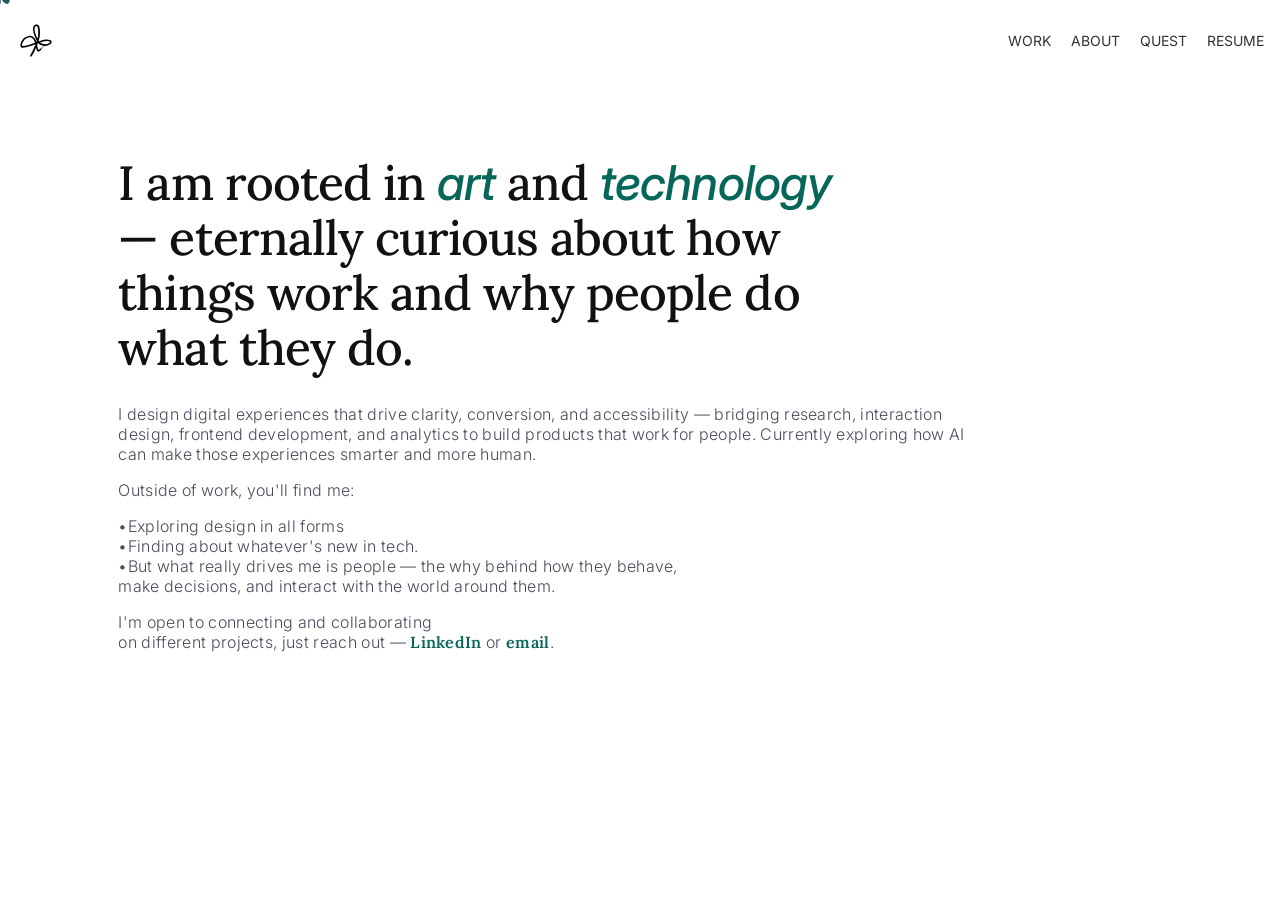
<file: design/about.html>
<!doctype html>
<html lang="en">

<head>
	<meta charset="utf-8">
	<meta name="viewport" content="width=device-width, initial-scale=1">
	<title>Bernice Bai ┃ Designer</title>
    <link rel="icon" href="imgsrc/cursor.svg" type="image/svg+xml">
    <link rel="stylesheet" href="https://fonts.googleapis.com/css?family=Syne:100,200,300,400,600&display=swap">
    <link rel="stylesheet" href="https://fonts.googleapis.com/css?family=Lora:100,200,300,400,600&display=swap">
    <link rel="stylesheet" href="https://fonts.googleapis.com/css?family=Inter:100,200,300,400,600&display=swap">
	<link rel="stylesheet" href="../style.css">
</head>
<body>
    <div id="custom-cursor">
    <span id="cursor-default"></span>
    <span id="cursor-hover"></span>
    </div>
<header>

   <nav id="navbar">
    <div id="logo">
        <img src="../imgsrc/bfavicon.svg" alt="Logo">
    </div>
    <button id="menu-btn" aria-label="Toggle menu">
        <span></span>
        <span></span>
        <span></span>
    </button>
    <div id="nav-links">
        <a href="../design/index.html">WORK</a>
        <a href="../design/about.html">ABOUT</a>
        <a href="../design/quest.html">QUEST</a>
        <a href="https://drive.google.com/file/d/17-NoSZiSDzahAH1HQ-_Etnf_DgS73Qhv/view?usp=drive_link">RESUME</a>
    </div>
</nav>

<div class="divider">
</div>

</header>

<section id="aboutsection" >
    
 <div id="about">
    <div id="abouttitle">
        <h1 class="hi">I am rooted in <span class="accent">art</span> and <span class="accent">technology</span> — eternally curious about how things work and why people do what they do.</h1>
    </div>
    <div class="abouttext">
       <p> I design digital experiences that drive clarity, conversion, and accessibility — bridging research, interaction design, frontend development, and analytics to build products that work for people. Currently exploring how AI can make those experiences smarter and more human.
    </p>
       <p> Outside of work, you'll find me:</p>
        <p>•Exploring design in all forms<br> •Finding about whatever's new in tech.<br> •But what really drives me is people — the why behind how they behave,<br>
        make decisions, and interact with the world around them.</p>

        <p>I'm open to connecting and collaborating <br>on different projects, just reach out — <a href="https://www.linkedin.com/in/bernicebai/" target="_blank">LinkedIn</a> or <a href="mailto:msenbai@gmail.com">email</a>.</p>
    </div>
</div>

<div id="aboutCar">
    <div id="aboutCarousel">
        
    <!-- <div class="carouselTrack">
        
        <div class="carouselSlide">
             <img src="https://picsum.photos/seed/me/500/375" alt="Bernice"> 
            <p class="slideCaption">that's me</p>
        </div>

        <div class="carouselSlide">
             <img src="https://picsum.photos/seed/sketch/500/375" alt="Sketching"> 
            <p class="slideCaption">sketching</p>
        </div>

        <div class="carouselSlide">
             <img src="https://picsum.photos/seed/ghost/500/375" alt="Ghost Timer"> 
            <p class="slideCaption">ghost timer</p>
        </div>

        <div class="carouselSlide">
             <img src="https://picsum.photos/seed/art/500/375" alt="Visual Explorations"> 
            <p class="slideCaption">visual explorations</p>
        </div>

    </div> 
    -->

    <div id="carouselDots">
        <span class="dot active"></span>
        <span class="dot"></span>
        <span class="dot"></span>
        <span class="dot"></span>
    </div>
</div>

</div>
</div>
       
</section> 


    <script>
    // Set current year
    document.getElementById('year').textContent = new Date().getFullYear();
</script>
<script src="../script.js" defer></script>
</body>
</file>
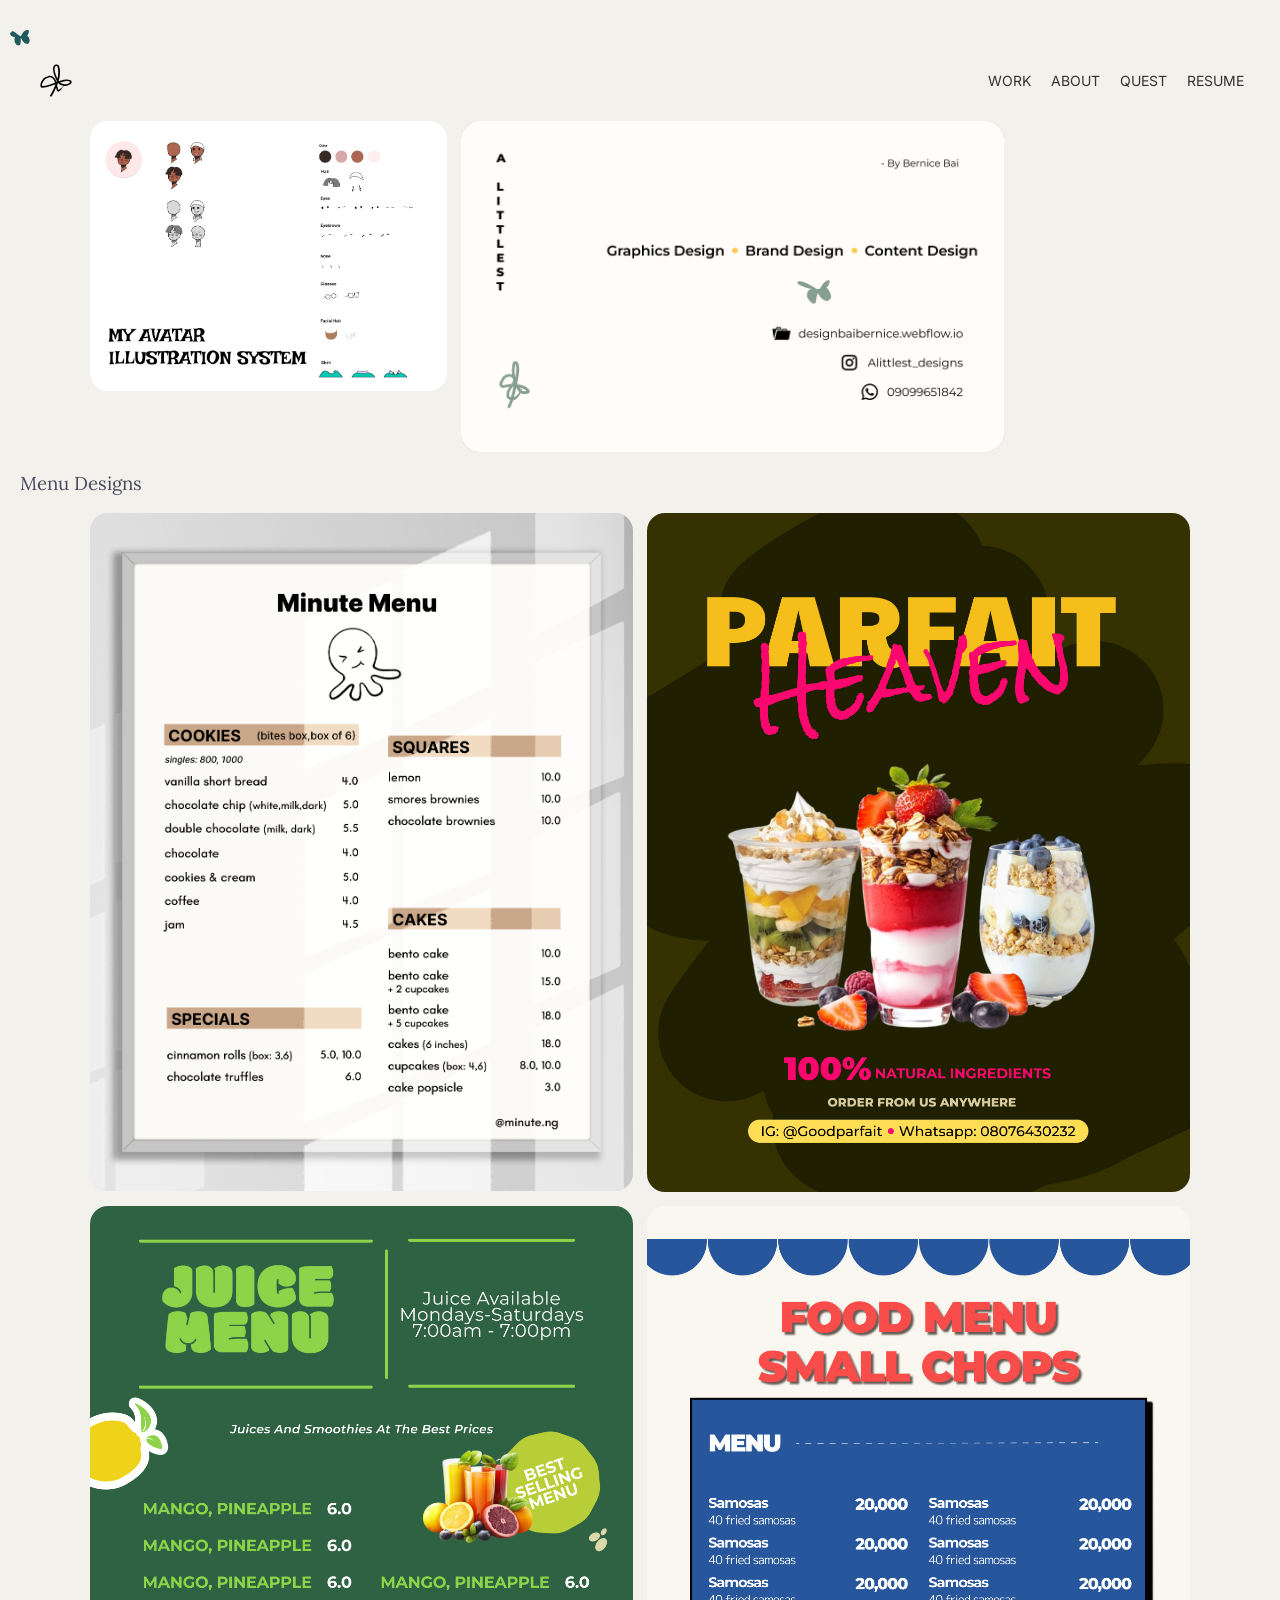
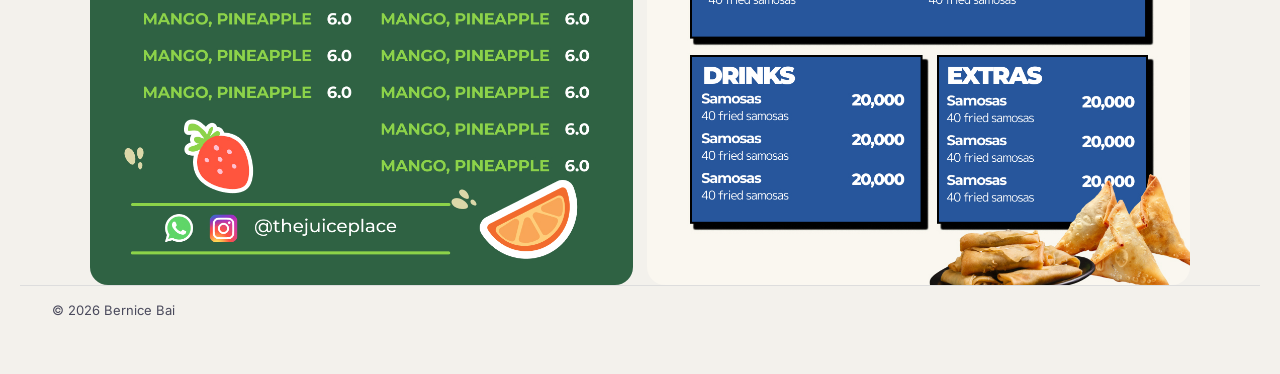
<file: design/graphic-design.html>
<!doctype html>
<html lang="en">

<head>
	<meta charset="utf-8">
	<meta name="viewport" content="width=device-width, initial-scale=1">
	<title>Bernice Bai </title>
    <link rel="icon" href="../imgsrc/cursor.svg" type="image/svg+xml">
    <link rel="stylesheet" href="https://fonts.googleapis.com/css?family=Syne:100,200,300,400,600&display=swap">
    <link rel="stylesheet" href="https://fonts.googleapis.com/css?family=Lora:100,200,300,400,600&display=swap">
    <link rel="stylesheet" href="https://fonts.googleapis.com/css?family=Inter:100,200,300,400,600&display=swap">
	<link rel="stylesheet" href="../style.css">
<style>
  :root {
    --gap: 14px;
    --radius: 18px;
    --bg: #f3f1ec;
  }
 
  * { box-sizing: border-box; }
 
  body {
    margin: 0;
    padding: 40px 20px;
    background: var(--bg);
    font-family: -apple-system, BlinkMacSystemFont, "Segoe UI", sans-serif;
  }
 
  .bento {
    max-width: 1100px;
    margin: 0 auto;
    display: grid;
    grid-template-columns: repeat(6, 1fr);
    grid-auto-rows: auto;
    align-items: start;
    gap: var(--gap);
  }
 
  .cell {
    position: relative;
    overflow: hidden;
    border-radius: var(--radius);
    background: #ddd;
    cursor: pointer;
  }
 
  .cell img {
    width: 100%;
    height: auto;
    display: block;
    transition: transform 0.5s ease;
  }
 
  .cell:hover img {
    transform: scale(1.06);
  }
 
  /* control each tile's width here — height follows the image's natural ratio */
  .cell.a { grid-column: span 3; }
  .cell.b { grid-column: span 3; }
  .cell.c { grid-column: span 2; }
  .cell.d { grid-column: span 2; }
  .cell.e { grid-column: span 2; }
  .cell.f { grid-column: span 3; }
  .cell.g { grid-column: span 3; }
  .cell.h { grid-column: span 4; }
  .cell.i { grid-column: span 2; }
 
  @media (max-width: 720px) {
    .bento {
      grid-template-columns: repeat(2, 1fr);
    }
    .cell.a, .cell.b, .cell.c, .cell.d,
    .cell.e, .cell.f, .cell.g, .cell.h, .cell.i {
      grid-column: span 1;
    }
  }
</style>

</head>

<body>
    <div id="custom-cursor">
    <span id="cursor-default"></span>
    <span id="cursor-hover"></span>
    </div>

<header>

   <nav id="navbar">
    <div id="logo">
        <img src="../imgsrc/bfavicon.svg" alt="Logo">
    </div>
    <button id="menu-btn" aria-label="Toggle menu">
        <span></span>
        <span></span>
        <span></span>
    </button>
    <div id="nav-links">
        <a href="../design/index.html">WORK</a>
        <a href="../design/about.html">ABOUT</a>
        <a href="../design/quest.html">QUEST</a>
        <a href="https://drive.google.com/file/d/17-NoSZiSDzahAH1HQ-_Etnf_DgS73Qhv/view?usp=drive_link">RESUME</a>
    </div>
</nav>

<div class="divider">
</div>

</header>
<body>
 
<div class="bento">

  <div class="cell c"><img src="../imgsrc/gi/mias.png" alt=""></div>
  <div class="cell a"><img src="../imgsrc/gi/caerd.png" alt=""></div>
<!-- 
 <div class="cell d"><img src="../imgsrc/gi/Frame 9.jpg" alt=""></div>
  <div class="cell e"><img src="../imgsrc/gi/Frame 10.jpg" alt=""></div>
  <div class="cell g"><img src="../imgsrc/gi/" alt=""></div>
  <div class="cell h"><img src="https://picsum.photos/id/1084/900/600" alt=""></div>
  <div class="cell i"><img src="https://picsum.photos/id/109/600/600" alt=""></div> -->
</div>

  <h3>Menu Designs</h3>
 <div class="bento">
  
  <div class="cell b"><img src="../imgsrc/gi/Frame 10.png" alt=""></div>
  <div class="cell f"><img src="../imgsrc/gi/Instagram post - 6.jpg" alt=""></div>
  <div class="cell f"><img src="../imgsrc/gi/Instagram post - 3.jpg" alt=""></div>
  <div class="cell f"><img src="../imgsrc/gi/Instagram post - 1.jpg" alt=""></div>
  </div>
</body>

<script src="../script.js" defer></script>

</body>
<footer>
    <p>&copy; <span id="year"></span> Bernice Bai</p>
</footer>

<script>
    // Set current year
    document.getElementById('year').textContent = new Date().getFullYear();
</script>
</html>
</file>
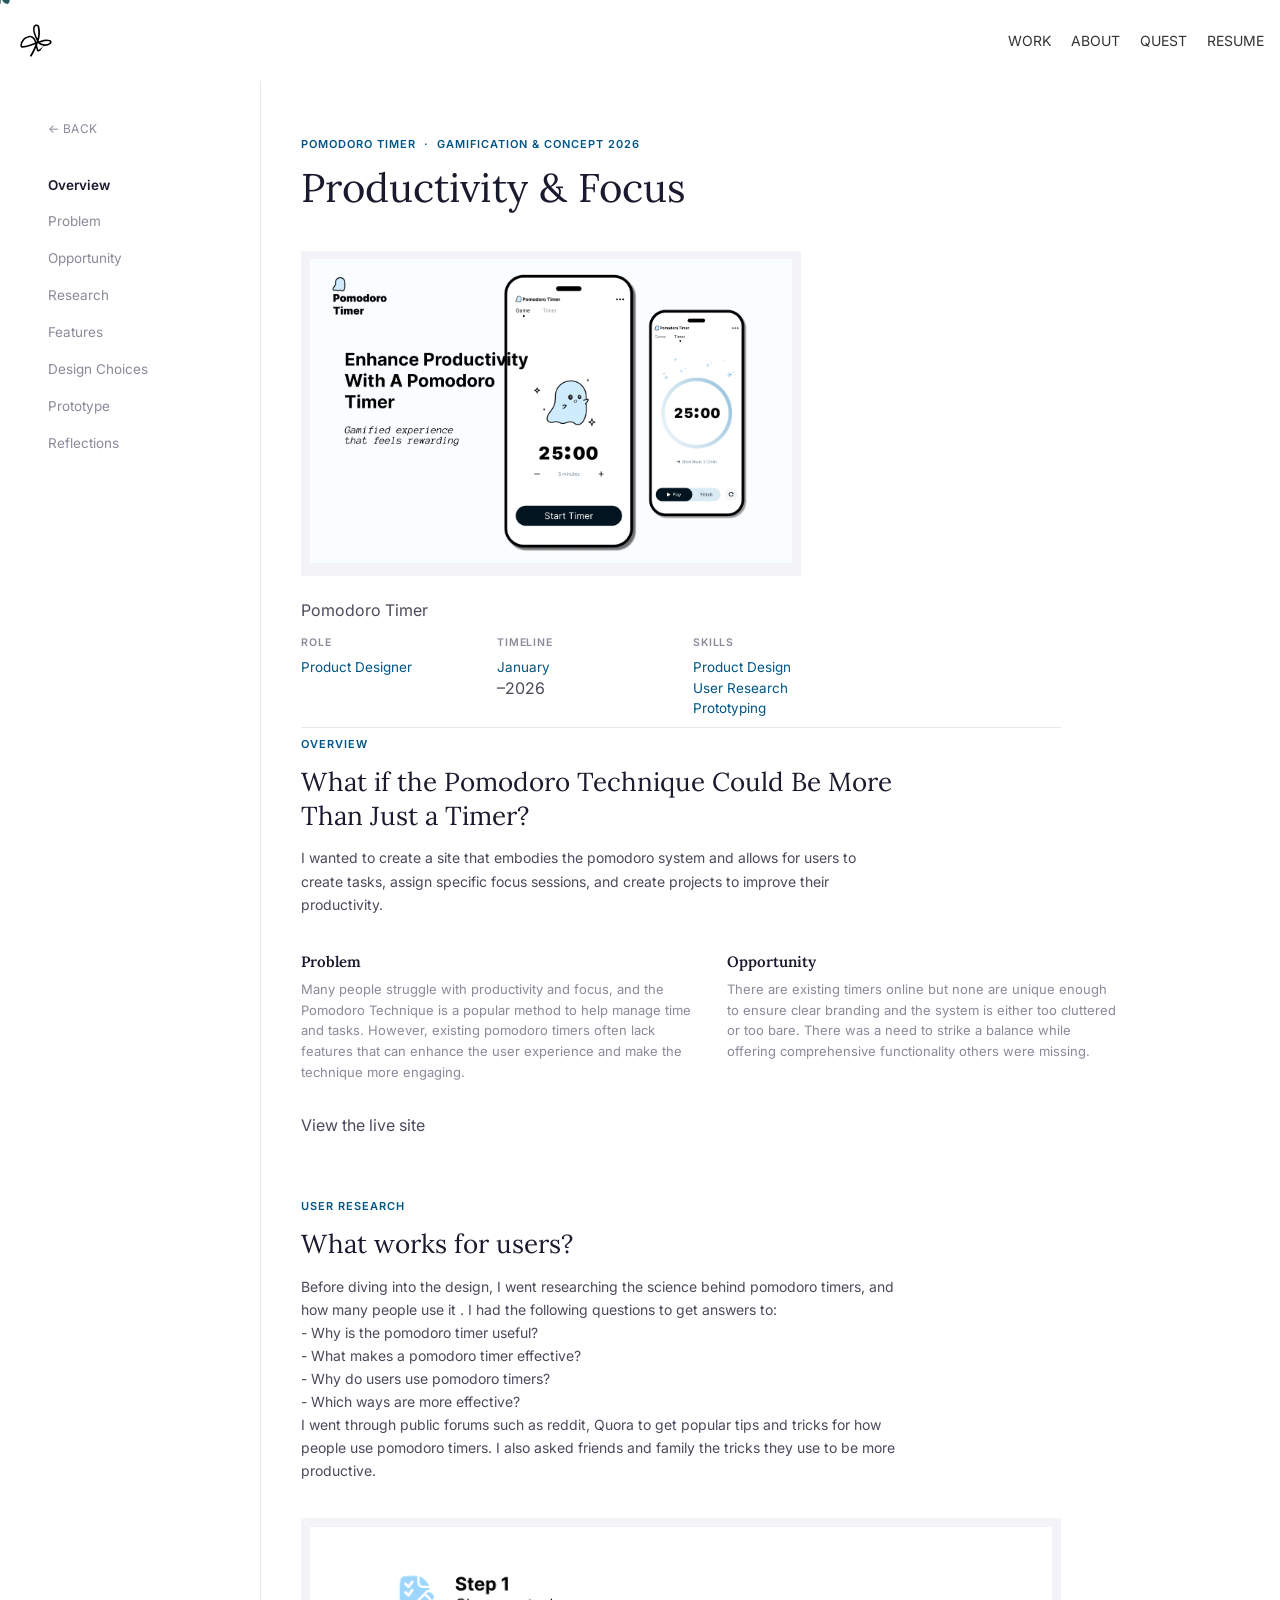
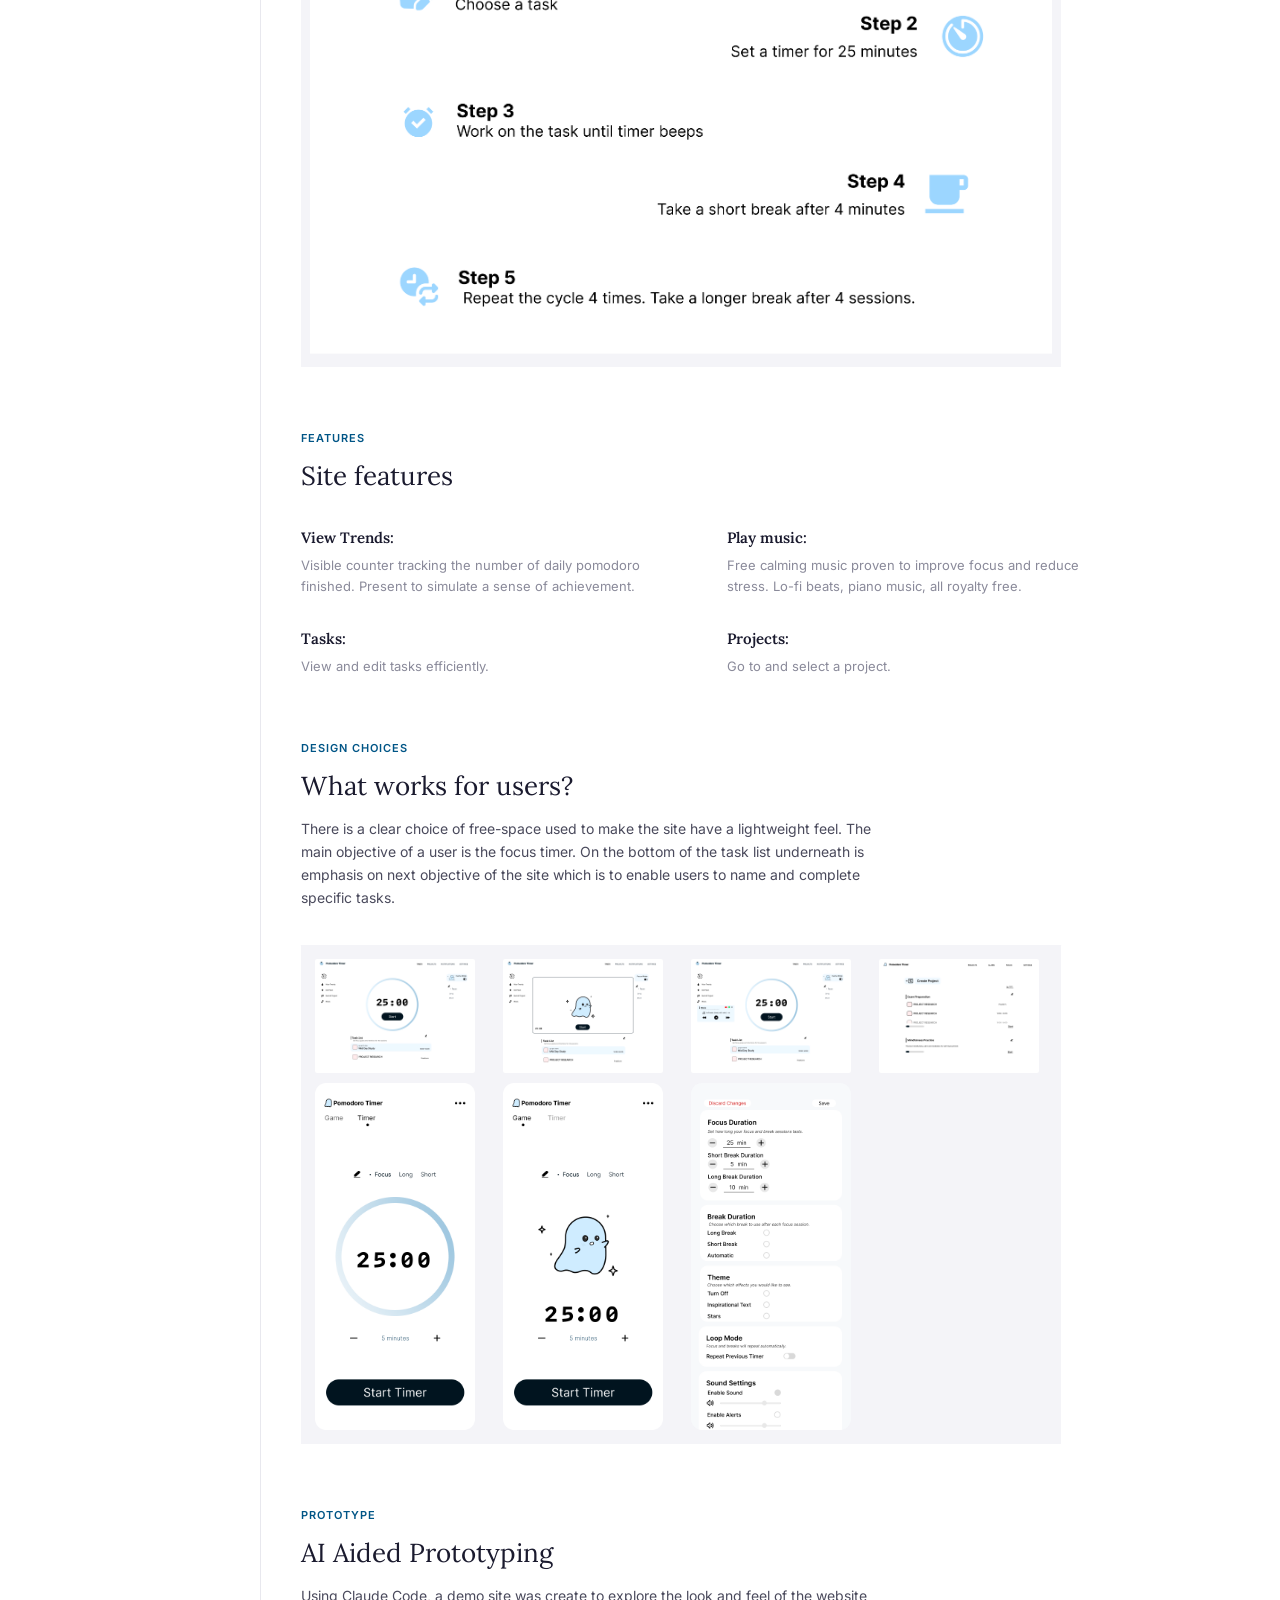
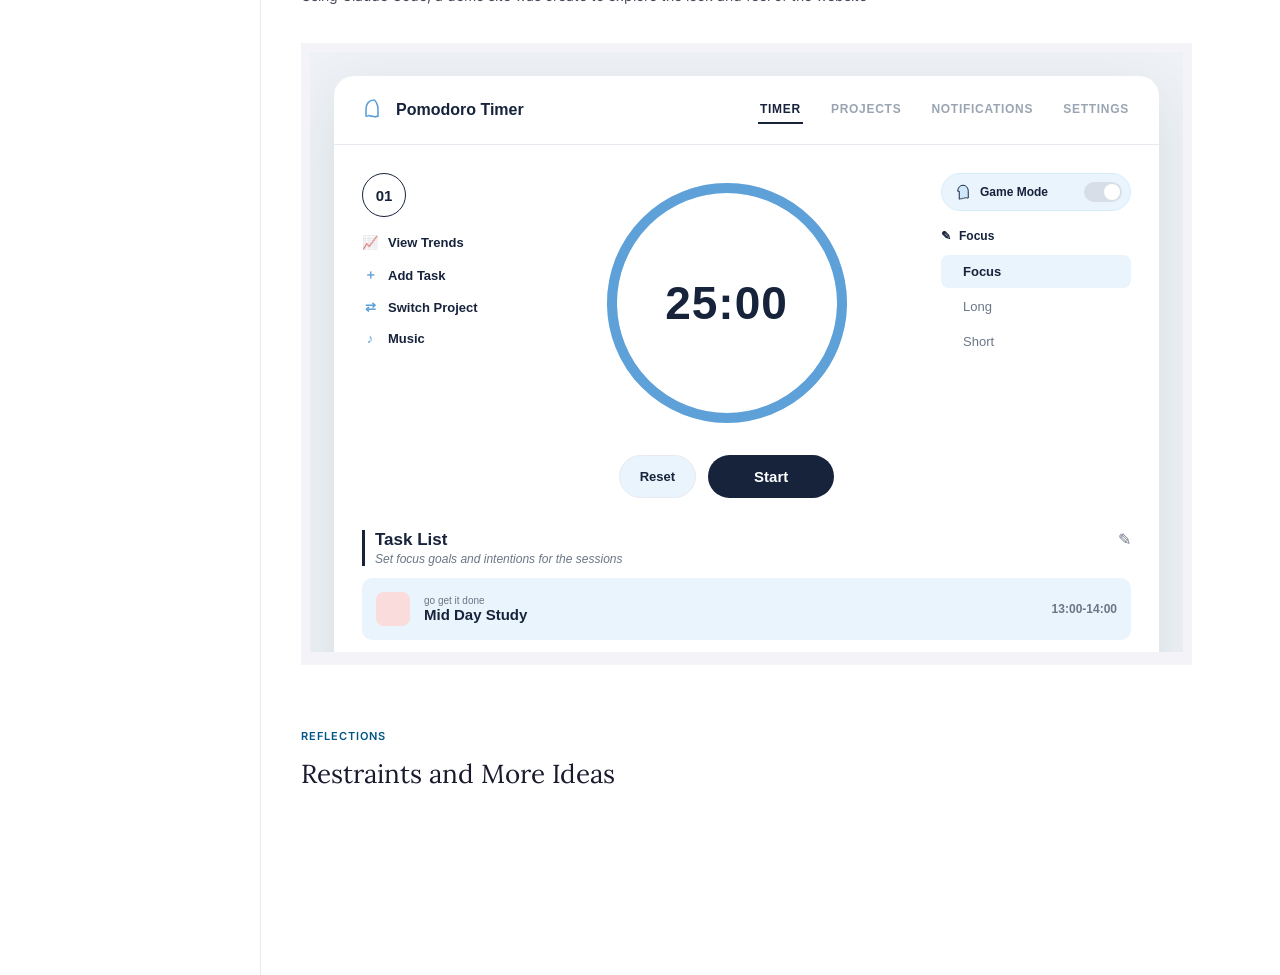
<file: design/pomodorotimer.html>
<!doctype html>

<head>
	<meta charset="utf-8">
	<meta name="viewport" content="width=device-width, initial-scale=1">
	<title>Bernice Bai </title>
    <link rel="icon" href="../imgsrc/cursor.svg" type="image/svg+xml">
    <link rel="stylesheet" href="https://fonts.googleapis.com/css?family=Syne:100,200,300,400,600&display=swap">
    <link rel="stylesheet" href="https://fonts.googleapis.com/css?family=Lora:100,200,300,400,600&display=swap">
    <link rel="stylesheet" href="https://fonts.googleapis.com/css?family=Inter:100,200,300,400,600&display=swap">
	<link rel="stylesheet" href="../style.css">
</head>

<body>

    <div id="custom-cursor">
        <span id="cursor-default"></span>
        <span id="cursor-hover"></span>
    </div>

    <header>
        <nav id="navbar">
        <div id="logo">
            <img src="../imgsrc/bfavicon.svg" alt="Logo">
        </div>
        <button id="menu-btn" aria-label="Toggle menu">
            <span></span>
            <span></span>
            <span></span>
        </button>
        <div id="nav-links">
            <a href="../design/index.html">WORK</a>
            <a href="../design/about.html">ABOUT</a>
            <a href="#contact">QUEST</a>
            <a href="https://drive.google.com/file/d/17-NoSZiSDzahAH1HQ-_Etnf_DgS73Qhv/view?usp=drive_link">RESUME</a>
        </div>
        </nav>

        <div class="divider">
        </div>

    </header>

    <div class="shell">
    
    <aside class="sidebar">
        <div class="sidebar-inner">
        <a class="back-link" href="../design/index.html">&larr; BACK</a>
        <nav>
            <a href="#overview" class="active">Overview</a>
            <a href="#Problem">Problem</a>
            <a href="#Opportunity">Opportunity</a>
            <a href="#research">Research</a>
            <a href="#features">Features</a>
            <a href="#design-choices">Design Choices</a>
            <a href="#prototype">Prototype</a>
            <a href="#reflection">Reflections</a>
        </nav>
        </div>
    </aside>
    <main>
    
        <p class="eyebrow"> POMODORO TIMER &nbsp;·&nbsp; GAMIFICATION & CONCEPT 2026</p>
        <h1 class="title">Productivity &amp; Focus</h1>
        <div class="hero-box">
            <img class= "projassets" src="../imgsrc/projects/ptimg.png" alt="Research">
        </div>
        <div class="project-image">
        <span>Pomodoro Timer</span>
        </div>
    
        <dl class="meta-grid">
        <div>
            <dt>Role</dt>
            <dd>Product Designer</dd>
        </div>
        <div>
            <dt>Timeline</dt>
            <dd> January</dd>–2026</dd>
        </div>
        <div>
            <dt>Skills</dt>
            <dd>Product Design<br>User Research<br>Prototyping</dd>
        </div>
        </dl>
    
    <section id="overview">
        <p class="eyebrow">OVERVIEW</p>
        <h2 class="section-title">What if the Pomodoro Technique Could Be More Than Just a Timer?</h2>
        <p class="lede">I wanted to create a site that embodies the pomodoro system and allows for users to create tasks, 
            assign specific focus sessions, and create projects to improve their productivity.</p>
    
        <div class="col-grid">
            <div>
                <h3 id="Problem">Problem</h3>
                <p>Many people struggle with productivity and focus, and the Pomodoro Technique is a popular method to help manage time and tasks. However, existing pomodoro timers often lack features that can enhance the user experience and make the technique more engaging.</p>
                
            </div>
        
            <div>
                <h3 id="Opportunity">Opportunity</h3>
                <p>There are existing timers online but none are unique enough to ensure clear branding and the system is either too cluttered or too bare. There was a need to strike a balance while offering comprehensive functionality others were missing.</p>
            </div>
        
        
             <a href="../assets/pomodoro-app.html">View the live site</a>
        </div>
    </section>
    
    <section id="research">
        <p class="eyebrow">USER RESEARCH</p>
        <h2 class="section-title">What works for users?</h2>
        <p class="lede">Before diving into the design, I went researching the science behind pomodoro timers, and how many people use it . 
                    I had the following questions to get answers to:<br>
                    - Why is the pomodoro timer useful?<br>
                    - What makes a pomodoro timer effective?<br>
                    - Why do users use pomodoro timers?<br>
                    - Which ways are more effective?<br>

                    I went through public forums such as reddit, Quora to get popular tips and 
                    tricks for how people use pomodoro timers. I also asked friends and family the tricks they use to be more productive.</p>
        <div class="stack-box">
            <img class= "projassets" src="../imgsrc/projects/overview.png" alt="Research">
        </div>
    
    </section>
    
    <section id="features">
        <p class="eyebrow">FEATURES</p>
        <h2 class="section-title">Site features</h2>
        <p class="lede"></p>
        <div class="col-grid">
            <div>
            <h3>View Trends:</h3>
            <p>Visible counter tracking the number of daily pomodoro finished. Present to simulate a sense of achievement.</p>
            </div>
            <div>
            <h3>Play music:</h3>
            <p>Free calming music proven to improve focus and reduce stress. Lo-fi beats, piano music, all royalty free.</p>
            </div>
            <div>
            <h3>Tasks:</h3>
            <p>View and edit tasks efficiently.</p>
            </div>
            <div>
            <h3>Projects:</h3>
            <p>Go to and select a project.</p>
            </div>
        </div>
        
    </section>
    <section id="design-choices">
        <p class="eyebrow">DESIGN CHOICES</p>
        <h2 class="section-title">What works for users?</h2>
        <p class="lede">There is a clear choice of free-space used to make the site have a lightweight feel. 
            The main objective of a user is the focus timer. On the bottom of the task list underneath is emphasis on next objective of 
            the site which is to enable users to name and complete specific tasks. <br></p>
        <div class="stack-box">
            <div class="wireframes">
                <img src="../imgsrc/pomodoro/1.jpg" alt="Wireframes">
                <img src="../imgsrc/pomodoro/2.jpg" alt="Wireframes">
                <img src="../imgsrc/pomodoro/3.jpg" alt="Wireframes">
                <img src="../imgsrc/pomodoro/4.jpg" alt="Wireframes">
            </div>
             <div class="wireframes">
                <img src="../imgsrc/pomodoro/5.png" alt="Wireframes">
                <img src="../imgsrc/pomodoro/6.png" alt="Wireframes">
                <img src="../imgsrc/pomodoro/7.png" alt="Wireframes">
            </div>
        </div>

    
    </section>
    <section id="prototype">
        <p class="eyebrow">PROTOTYPE</p>
        <h2 class="section-title">AI Aided Prototyping</h2>
        <p class="lede">Using Claude Code, a demo site was create to explore the look and feel of the website</p>
        <div class="stack-box1">
            <iframe 
                src="../assets/pomodoro-app.html" 
                width="100%" 
                height="600" 
                style="border: none;">
            </iframe>
        </div>
    
    </section>
        <section id="reflection">
        <p class="eyebrow">Reflections</p>
        <h2 class="section-title">Restraints and More Ideas</h2>
        <p class="lede"></p>
       
    
    </section>
    </main>
    
    </div>
 
</body>
<script src="../script.js"></script>
</html>
</file>
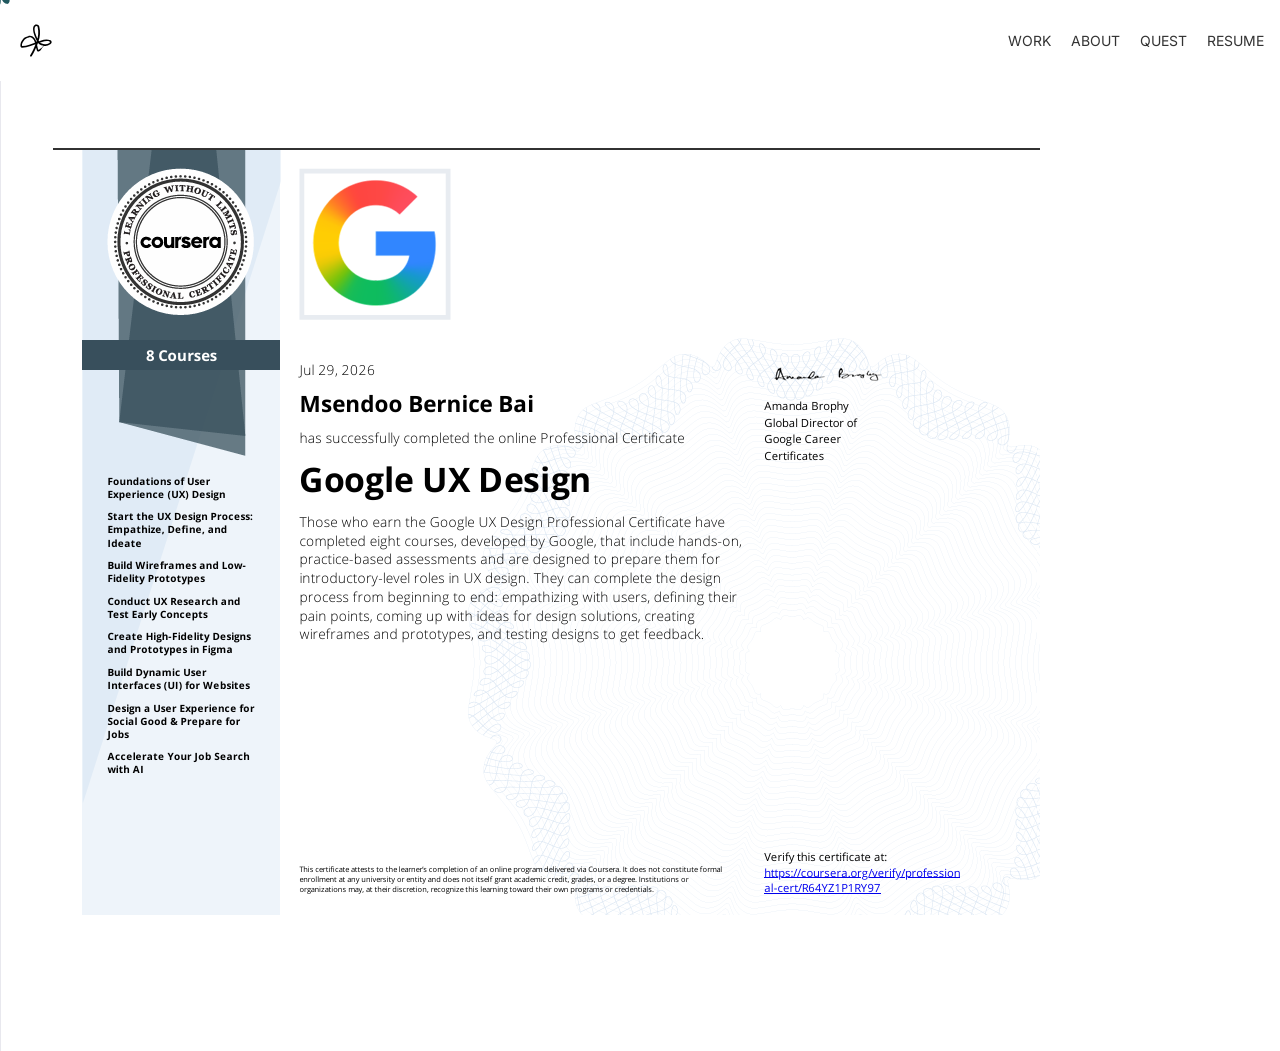
<file: design/quest.html>
<!doctype html>
<html lang="en">

<head>
	<meta charset="utf-8">
	<meta name="viewport" content="width=device-width, initial-scale=1">
	<title>Bernice Bai ┃ Designer</title>
    <link rel="icon" href="imgsrc/cursor.svg" type="image/svg+xml">
    <link rel="stylesheet" href="https://fonts.googleapis.com/css?family=Syne:100,200,300,400,600&display=swap">
    <link rel="stylesheet" href="https://fonts.googleapis.com/css?family=Lora:100,200,300,400,600&display=swap">
    <link rel="stylesheet" href="https://fonts.googleapis.com/css?family=Inter:100,200,300,400,600&display=swap">
	<link rel="stylesheet" href="../style.css">
</head>
<body>
    <div id="custom-cursor">
    <span id="cursor-default"></span>
    <span id="cursor-hover"></span>
    </div>
<header>

   <nav id="navbar">
    <div id="logo">
        <img src="../imgsrc/bfavicon.svg" alt="Logo">
    </div>
    <button id="menu-btn" aria-label="Toggle menu">
        <span></span>
        <span></span>
        <span></span>
    </button>
    <div id="nav-links">
        <a href="../design/index.html">WORK</a>
        <a href="../design/about.html">ABOUT</a>
        <a href="#contact">QUEST</a>
        <a href="https://drive.google.com/file/d/17-NoSZiSDzahAH1HQ-_Etnf_DgS73Qhv/view?usp=drive_link">RESUME</a>
    </div>
</nav>

<div class="divider">
</div>

</header>
<main>
    <div class="stack-box-quest">
         <div class="quest-certified">
            <img src="../assets/image.png" alt="Google UX Certificate">
         <div>
</div>
</main>
  <script>
    // Set current year
    document.getElementById('year').textContent = new Date().getFullYear();
</script>
<script src="../script.js" defer></script>
</body>
</file>
<file: style.css>
* {
    box-sizing: border-box;
    cursor: none;
}

.vendor {
    accent-color: #ffc3c3;
}

body {
  
    min-height: 100vh;
    margin: 0;
    padding: 0 5% 0 5%;
    background-color: #ffffff;
    font-size: 12px; /* mobile first */
}

@media (min-width: 480px) {
    body { font-size: 14px; }
}

@media (min-width: 768px) {
    body { font-size: 16px; }
}
#custom-cursor {
    position: fixed;
    pointer-events: none;
    z-index: 9999;
    transform: translate(-50%, -50%);
}

#cursor-default {
    display: block;
    width: 20px;
    height: 20px;
    background-image: url('imgsrc/cursor.svg');
    background-size: contain;
    background-repeat: no-repeat;
}

#cursor-hover {
    position: fixed;
    background-color: #111111;
    color: #ffffff;
    font-family: 'Inter', sans-serif;
    font-size: 11px;
    letter-spacing: 0.08em;
    text-transform: uppercase;
    padding: 10px 16px;
    border-radius: 40px;
    white-space: nowrap;
    opacity: 0;
    scale: 0.8;
    transition: opacity 0.3s ease, scale 0.3s ease;
    pointer-events: none;
}

#cursor-hover.visible {
    opacity: 1;
    scale: 1;
}

#navbar {
    display: flex;
    justify-content: space-between;
    align-items: center;
    padding: 20px 16px;
    position: relative; /* add this */
}
#logo {
    display: flex;
    align-items: center;
    gap: 1px;
}
#logo img {
    width: 40px;
    height: auto;
}
#logo p {
    font-family: 'Lora', serif;
    font-size: 18px;
    font-weight: 300;
    color: #333333;
    margin: 0;
}

/* links — matches id="nav-links" */
#nav-links {
    display: flex;
    gap: 20px;
}
@media (min-width: 768px) {
    #nav-links {
        display: flex; /* show on desktop */
    }
}
#nav-links a {
    text-decoration: none;
    color: #333333;
    font-size: 14px;
}
#nav-links a:hover {
    color: #066658;
}


#menu-btn {
    display: flex;
    flex-direction: column;
    gap: 5px;
    background: none;
    border: none;
    cursor: pointer;
    padding: 4px;
}

#menu-btn span {
    display: block;
    width: 24px;
    height: 2px;
    background-color: #333333;
    transition: all 0.3s ease;
}

#nav-links {
    display: none;
    flex-direction: column;
    gap: 20px;
    position: absolute;
    top: 70px;
    left: 0;
    width: 100%;

    padding: 24px 16px;
    border-top: 1px solid #eeeeee;
}

#nav-links.open {
    display: flex;
}

@media (min-width: 768px) {
    #menu-btn {
        display: none; /* hide hamburger on desktop */
    }

    #nav-links {
        display: flex;
        flex-direction: row;
        position: static;
        width: auto;
        padding: 0;
        border: none;
    }
}
/* titles */
h1, h2, h3, .hi {
    font-family: 'Lora', serif;
    font-weight: 400;
}

/* everything else */
body, p, a, span, input, button {
    font-family: 'Inter', sans-serif;
}


main {
    flex: 1; /* pushes footer down */
}

/* hero — mobile first */
#hero {
    display: flex;
    flex-direction: column;
    padding: 40px 16px 12px;
    gap: 32px;
    width: 100%;
    align-items: center;
}

@media (min-width: 768px) {
    #hero {
        flex-direction: row;
        justify-content: space-between;
        align-items: flex-start;
        padding: 40px 20px 20px 20px;
        padding-top: 10%;
        margin-bottom: 2%;
        gap: 60px;
    }
}

#herotextcontainer {
    width: 100%;
}

@media (min-width: 768px) {
    #herotextcontainer {
        max-width: 50%;
    }
}
#herotextcontainer .heroimg{
  width: 120px;
  height: 120px;
  border-radius: 50%;
  overflow: hidden;
  border: 1.5px solid #111111;
  margin-top: 1rem;
  object-fit: cover;
}

.hi {
    font-size: clamp(38px, 5vw, 52px);
    font-weight: 500;
    line-height: 1.15;
    letter-spacing: -0.02em;
    color: #111111;
    margin: 0;
    overflow-wrap: break-word;
}

.hi em {
    font-style: italic;
}

.hi, .intro {
    white-space: normal;
    overflow-wrap: break-word;
    word-break: break-word;
}


@media (min-width: 768px) {
    .hi {
        font-size: 48px;
    }
}


.intro {
    font-family: 'Inter', serif;
    font-size: 14px;
    font-weight: 300;
    margin-top: 1%;
}


#capabilities {
    width: 100%;
    display: flex;
    flex-direction: column;
    gap: 0;
}

@media (min-width: 768px) {
    #capabilities {
        max-width: 45%;
        padding-top: 8px;
    }
}


.cap-row {
    display: grid; /* was flex — this is why it wasn't working */
    grid-template-columns: 1fr 1fr;
    gap: 16px;
    padding: 14px 0;
    border-bottom: 0.5px solid #eeeeee;
    align-items: center;
}
.cap-title {
    font-size: 13px;
    font-weight: 500;
    color: #333333;
    font-family: 'Inter', sans-serif;
}

.cap-desc {
    font-size: 11px;
    color: #999999;
    font-family: 'Inter', sans-serif;
}

@media (min-width: 768px) {
    .cap-title {
        font-size: 15px;
       
    }
    .cap-desc {
        font-size: 13px;
    }
}


/* projects grid */
#prodProjects {
    display: grid;
    grid-template-columns: repeat(1, 1fr);
    gap: 0;
    width: 100%;
}

@media (min-width: 768px) {
    #prodProjects {
        grid-template-columns: repeat(2, 1fr);
        gap: 2%;
    }
}

.prodFrame {
    display: flex;
    flex-direction: column;
    border-top: 0.5px solid #eeeeee;
    margin-bottom: 5%;
    border: 0px ;
}

.prodImg {
    width: 100%;
    height: auto;
    object-fit: cover;
    display: block;
    border: 0px ;
}

@media (min-width: 760px) {
    .prodImg {
        height: 420px;
    }
}

.prodInfo {
    display: flex;
    flex-direction: column;
    justify-content: space-between;
    align-items: flex-start;
    padding: 16px;
    gap: 12px;
}
@media (min-width: 768px) {
    .prodInfo {
        flex-direction: row;
    }
}
.prodLeft {
    display: flex;
    flex-direction: column;
    gap: 4px;
}

.prodName {
    font-family: 'Lora', serif;
    font-size: 16px;
    font-weight: 500;
    color: #2f2f2f;
    margin: 0;
    letter-spacing: -0.02em;
}
@media (min-width: 768px) {
    .prodName {
        font-size: 18px;
    }
}

.prodDesc {
    font-size: 12px;
    color: #888888;
    margin: 0;
}

.prodTags {
    display: flex;
    flex-direction: row;
    align-items: center;
    gap: 6px;
    flex-shrink: 0;
}

.tag {
    font-size: 10px;
    letter-spacing: 0.08em;
    text-transform: uppercase;
    color: #888888;
}

  footer {
            padding: 24px 0;
            border-top: 0.5px solid #eeeeee;
            display: flex;
            justify-content: space-between;
            align-items: center;
        }

        footer p {
            font-size: 11px;
            color: #999999;
            margin: 0;
            max-width: none;
        }
#aboutsection{

    display: flex;
    flex-direction: column;
    padding: 5% 5% 5% 8%;
}
@media (min-width: 768px) {
    #aboutsection {
        flex-direction: row;
    }
}
#about {
    display: flex;
    flex-direction: column;
    padding: 40px 16px 24px;
    gap: 0px;
    width: 100%;
    align-items: flex-start;
}

@media (min-width: 768px) {
    #about {
        flex-direction: column;
        align-items: flex-start;
        padding-top: 10px;
        margin-bottom: 2%;
        gap: 20px;
    }
}

#abouttitle {
    width: 100%;
}

@media (min-width: 768px) {
    #abouttitle {
        max-width: 70%;
    }
}

.hi {
    font-size: clamp(38px, 5vw, 52px);
    font-weight: 500;
    line-height: 1.15;
    letter-spacing: -0.02em;
    color: #111111;
    margin: 0;
    overflow-wrap: break-word;
}


.hi, .abouttext {
    white-space: normal;
    overflow-wrap: break-word;
    word-break: break-word;
}


@media (min-width: 768px) {
    .hi {
        font-size: 48px;
    }
}


.abouttext p{
    width: 100%;
    font-family: 'Inter', serif;
    font-size: 16px;
    font-weight: 300;
    margin-top: 1%;
    letter-spacing: 0.02em;
}
.abouttext a{
    font-family: 'Lora', serif;
    font-size: 16px;
    font-weight: 600;
    color: #066658;
}
@media (min-width: 768px) {
    .abouttext {
        width: 80%;
        font-size: 32px;
    }
}
.accent{    
    color: #066658;
    font-style: italic;
}

#aboutCarousel {
    width: 100%;
    max-width: 500px;
    position: relative;
    overflow: hidden;
    margin: 0 auto;
}

.carouselTrack {
    display: flex;
    flex-direction: column;
    transition: transform 0.5s cubic-bezier(0.4, 0, 0.2, 1);
}

.carouselSlide {
    width: 100%;
    flex-shrink: 0;
    display: flex;
    flex-direction: column;
    gap: 8px;
}

.carouselSlide img {
    width: 100%;
    aspect-ratio: 4 / 3;
    object-fit: cover;
    display: block;
    background-color: #e0e0e0;
}

.slideCaption {
    font-size: 11px;
    color: #999999;
    font-family: 'Inter', sans-serif;
    letter-spacing: 0.04em;
    margin: 0;
    padding-bottom: 16px;
}

#carouselDots {
    display: flex;
    flex-direction: column;
    gap: 8px;
    position: absolute;
    right: -20px;
    top: 50%;
    transform: translateY(-50%);
}

.dot {
    width: 6px;
    height: 6px;
    border-radius: 50%;
    background-color: #dddddd;
    transition: background-color 0.3s ease;
    cursor: pointer;
}

.dot.active {
    background-color: #111111;
}

.stack-box-quest {
    display: block;
    width: 80%;
    padding: 1% 1% 1% 1%;
}
.quest-certified{
    width: 70%;
    height: auto;
}

/* ACCORDION */
.section-label {
      font-size: 16px;
      font-weight: 500;
      letter-spacing: 0.08em;
      text-transform: uppercase;
      color: #999999;
      margin-bottom: 0.75rem;
      padding-bottom: 6px;
    }
    .accordion {
      border-top: 0.5px ;
      padding-bottom: 3rem;
    }
 
    .accordion-item {
      border-bottom: 0.5px ;
      margin-bottom: .5rem;
    }

    .accordion-header {
      display: flex;
      justify-content: space-between;
      align-items: flex-start;
      padding: 1.5rem 0;
      cursor: pointer;
      gap: 2rem;
    }
 
    .accordion-header:hover .accordion-title {
      color: #066658;
    }
 
    .accordion-meta {
      display: flex;
      width: 100%;
      flex-direction: column;
      gap: 6px;
      flex: 1;
    }
 
    .accordion-tag {
      align-self: center;
      font-family: Inter, sans-serif;
      font-size: 15px;
      font-weight: 500;
      letter-spacing: 0.8em;
      text-transform: uppercase;
      color: #111111;
    }
 
    .accordion-title {
      align-self: center;
      font-family: Lora, Serif;
      font-size: 1.6rem;
      font-weight: 600;
      color: #111111;
      transition: color 0.2s;
      line-height: 1.3;
    }
 
    .accordion-desc {
        align-self: center;
      font-family: Inter, sans-serif;
      font-size: 14px;
      color: #4e4e4e;
      margin-top: 2px;
    }

    .content-gallery {
      display: flex;
      flex-wrap: wrap (1fr, 1fr);
      gap: 10px;
      margin-top: 8px;
      justify-content: center;
      overflow: auto;
      -webkit-overflow-scrolling: touch;
      scroll-snap-type: x mandatory;
}
.content-gallery::-webkit-scrollbar {
  display: none; /* Chrome, Safari, Opera */
}
@media screen and (max-width: 768px) {
  .content-gallery {
    flex-direction: column;
    gap: 8px;
  }
}

    .content-gallery img{

     width: 30%;
     height: auto;
     align-content: center;

    }
    @media screen and (max-width: 768px) {
        .content-gallery img {

     width: 90%;
     height: auto;
     align-content: center;

    }
}
    .content-gallery img:hover {
      transform: scale(1.05);
      transition: transform 0.3s ease;
    }

    .accordion-sum-cards {
    display: flex;
    width: 100%;
    justify-content: space-between;
    gap: 12px;
    margin-top: 8px;
  
    }
    @media (max-width: 768px) {
    .accordion-sum-cards {
        flex-direction: column;
    }
    }

    .sum-card {
    display: block;
    background: var(--card-bg, #F9F9F9);
    border: 1.5px solid #111111;
    border-radius: 10px;
    padding: 15px;
    flex: 1;        /* each card grows equally */
    min-width: 0;   /* prevents overflow */
    }
    .sum-card h3 {
    font-family: Lora, Serif;
    font-size: 1.9rem;
    font-weight: 600;
    color: #2e2e2e;
    }
    .sum-card p {
    font-family: Inter;
    font-size: 14px;
    color: #111111;
    }
    .accordion-tools {
      display: flex;
      flex-wrap: wrap;
      gap: 6px;
      margin-top: 8px;
    }
 
    .tool-pill {
      font-size: 14px;
      color: #888888;
      border-left: 2px solid #111111;
      padding: 2px 15px;
    }
 
    .accordion-toggle {
      font-size: 30px;
      color: #000000;
      flex-shrink: 0;
      margin-top: 6px;
      transition: transform 0.3s ease;
      user-select: none;
    }
 
    .accordion-item.open .accordion-toggle {
      transform: rotate(45deg);
    }
 
    /* ACCORDION BODY */
    .accordion-body {
      max-height: 0;
      overflow: hidden;
      transition: max-height 0.4s ease;
    }
 
    .accordion-item.open .accordion-body {
      max-height: 2000px;
    }
 
    .accordion-content {
      padding: 0 0 2.5rem;
      display: grid;
      grid-template-columns: 1fr 1fr;
      gap: 2rem;
    }
 
    .content-block h3 {
      font-family: Lora, Serif;
      font-size: 14px;
      font-weight: 500;
      letter-spacing: 0.08em;
      text-transform: uppercase;
      color: #999999;
      margin-bottom: 0.75rem;
      padding-bottom: 6px;
      border-bottom: 0.5px solid #999999;
    }
 
    .content-block p {
      font-family: Inter, sans-serif;
      font-size: 14px;
      color: #111111;
      line-height: 1.75;
    }
 
    .content-block ul {
      list-style: none;
      padding: 0;
    }
 
    .content-block ul li {
      font-size: 14px;
      color: #111111;
      line-height: 1.75;
      padding-left: 1rem;
      position: relative;
    }
 
    .content-block ul li::before {
      content: '—';
      position: absolute;
      left: 0;
      color: #999999;
    }
 
    .stat-highlight {
      font-family: var(--serif);
      font-size: 2rem;
      color: #111111;
      display: block;
      margin-bottom: 4px;
    }
 
    .full-width {
      grid-column: 1 / -1;
    }
 


  /* FOOTER */
    footer {
      padding: 1rem 2rem;
      border-top: 0.5px solid #dddddd;
      display: flex;
      justify-content: space-between;
      align-items: center;
    }
 
    footer p {
      font-size: 13px;
      color: var(--grey);
    }
 
    footer a {
      font-size: 13px;
      color: #111111;
      text-decoration: none;
      border-bottom: 0.5px solid #111111;
      padding-bottom: 1px;
    }
 
    footer a:hover { color: var(--rust); border-color: var(--rust); }
 
    @media (max-width: 768px) {
      nav, .hero, section, footer { padding-left: 1.5rem; padding-right: 1.5rem; }
      .accordion-content { grid-template-columns: 1fr; }
      .skills-grid { grid-template-columns: 1fr; }
    }


    /* // pomodoro timer // */
  :root{
    --ink:#1a1a2e;
    --body:#4a4a5c;
    --muted:#8a8a9a;
    --accent:#005586;
    --line:#e8e8ee;
    --bg:#ffffff;
    --sidebar-bg:#fafafc;
    --stack-bg:#f4f4f8;
    --stack-highlight:#e8501f;
    --serif: "Lora", "Georgia", "Times New Roman", serif;
    --sans: "Inter", -apple-system, BlinkMacSystemFont, "Segoe UI", Helvetica, Arial, sans-serif;
  }
 
  *{box-sizing:border-box;}
  html,body{margin:0;padding:0;}
  body{
    font-family:var(--sans);
    color:var(--body);
    background:var(--bg);
    -webkit-font-smoothing:antialiased;
  }
  a{color:inherit;text-decoration:none;}
 
  /* Layout shell */
  .shell{
    display:grid;
    grid-template-columns: 220px 1fr;
    max-width:1200px;
    margin:0 auto;
  }
 
  /* Sidebar */
   
  .sidebar-inner{
    padding:36px 16px 36px 8px;
    position:sticky;
    top:0;
    max-height:100vh;
    overflow-y:auto;
  }
  
  .back-link{
    display:inline-flex;
    align-items:center;
    gap:6px;
    font-size:12px;
    letter-spacing:.04em;
    color:var(--muted);
    margin-bottom:40px;
  }
  .back-link:hover{color:var(--ink);}
  .sidebar nav{
    display:flex;
    flex-direction:column;
    gap:18px;
  }
  .sidebar nav a{
    font-size:13.5px;
    color:var(--muted);
    line-height:1.4;
    transition:color .15s ease;
  }
  .sidebar nav a:hover{color:var(--ink);}
  .sidebar nav a.active{color:var(--ink); font-weight:600;}
 
  /* Main */
  main{
    padding:56px 48px 120px 40px;
    border-left:1px solid var(--line);
  }
 
  .eyebrow{
    font-size:11px;
    font-weight:600;
    letter-spacing:.09em;
    text-transform:uppercase;
    color:var(--accent);
    margin:0 0 14px 0;
  }
 
  h1.title{
    font-family:var(--serif);
    font-weight:400;
    font-size:40px;
    line-height:1.15;
    color:var(--ink);
    margin:0 0 40px 0;
    max-width:640px;
  }
 
  .hero-image{
    width:100%;
    aspect-ratio:16/8.2;
    border-radius:6px;
    background: linear-gradient(120deg, #d94f8c 0%, #b06fe0 22%, #7b6ce8 38%, #e8823a 62%, #f2a44a 82%, #f5b878 100%);
    display:flex;
    align-items:center;
    justify-content:center;
    position:relative;
    overflow:hidden;
    margin-bottom:40px;
  }
  .hero-image::before{
    content:"";
    position:absolute;
    inset:0;
    background: radial-gradient(circle at 30% 70%, rgba(255,255,255,.18), transparent 55%);
  }
  .hero-image span{
    position:relative;
    color:#fff;
    font-size:20px;
    font-weight:600;
    letter-spacing:.01em;
  }
 
  /* Meta grid */
  .meta-grid{
    display:grid;
    grid-template-columns: repeat(4, minmax(0,1fr));
    gap:24px;
    padding-bottom:1%;
    margin-bottom:1%;
    border-bottom:1px solid var(--line);
    max-width:760px;
  }
  .meta-grid dt{
    font-size:10.5px;
    font-weight:600;
    letter-spacing:.08em;
    text-transform:uppercase;
    color:var(--muted);
    margin-bottom:8px;
  }
  .meta-grid dd{
    margin:0;
    font-size:13.5px;
    color:var(--accent);
    line-height:1.5;
  }
 
  section{
    margin-bottom:64px;
  }
 
  h2.section-title{
    font-family:var(--serif);
    font-weight:400;
    font-size:26px;
    line-height:1.3;
    color:var(--ink);
    margin:0 0 14px 0;
    max-width:600px;
  }
 
  .lede{
    font-size:14px;
    line-height:1.65;
    color:var(--body);
    max-width:600px;
    margin:0 0 36px 0;
  }
 
  .col-grid{
    display:grid;
    grid-template-columns: repeat(2, minmax(0,1fr));
    gap:32px;
    max-width:820px;
  }
  .col-grid h3{
    font-family:var(--serif);
    font-weight:600;
    font-size:15px;
    color:var(--ink);
    margin:0 0 8px 0;
  }
  .col-grid p{
    font-size:13px;
    line-height:1.6;
    color:var(--muted);
    margin:0;
  }
  .hero-box{
    background:var(--stack-bg);
    border-radius:0.012rem;
    padding:1%;
    max-width:500px;
    margin:0 0 24px 0;
  }
  .hero-box .projassets{
    width: 100%;
  }
 
  /* The stack diagram */
  .stack-box{
    background:var(--stack-bg);
    border-radius:0.012rem;
    padding:1%;
    max-width:760px;
    margin:0 0 24px 0;
  }
   .stack-box1{
    background:var(--stack-bg);
    border-radius:0.012rem;
    padding:1%;
    max-width:960px;
    margin:0 0 24px 0;
  }
  .stack-box .projassets{
    width: 100%;
  }
  .stack-box iframe{
    width: 100%;
  }
  .stack-box .user-personas{
    width: 100%;
    height: auto;
    display: grid;
    grid-template-columns: repeat(2, 1fr);
    gap: 10px;

  }
  .stack-box .user-personas img{  
    margin:5px;
    width: 90%;
    height: auto;
    border-radius: 2px;
  }
.stack-box .wireframes{
    width: 100%;
    height: auto;
    display: grid;
    grid-template-columns: repeat(4, 1fr);
    gap: 10px;

  }
  @media (max-width: 768px){
    .stack-box .wireframes{
      grid-template-columns: repeat(1, 1fr);
    }
  }

.stack-box .wireframes img{  
    margin:5px;
    width: 90%;
    height: auto;
    border-radius: 2px;
  }
  .stack-label{
    font-size:10px;
    letter-spacing:.08em;
    color:var(--muted);
    margin:0 0 16px 0;
    text-transform:uppercase;
  }
  .stack-apps{
    display:grid;
    grid-template-columns: repeat(4, minmax(0,1fr));
    gap:8px;
    margin-bottom:8px;
  }
  .stack-apps div{
    background:#fff;
    border-radius:5px;
    padding:14px 8px;
    text-align:center;
    font-size:11px;
    font-weight:600;
    color:var(--ink);
    box-shadow:0 1px 2px rgba(0,0,0,.04);
  }
  .stack-apps div.highlight{
    background:var(--stack-highlight);
    color:#fff;
  }
  .stack-layer{
    background:#fff;
    border-radius:5px;
    padding:14px;
    text-align:center;
    font-size:11px;
    color:var(--body);
    margin-bottom:8px;
    box-shadow:0 1px 2px rgba(0,0,0,.04);
  }
 
  .body-text{
    font-size:13.5px;
    line-height:1.7;
    color:var(--body);
    max-width:640px;
    margin:0 0 12px 0;
  }
 
  @media (max-width: 860px){
    .shell{grid-template-columns:1fr;}
    .sidebar{position:relative; height:auto; padding:24px;}
    main{border-left:none; padding:32px 24px;}
    .meta-grid{grid-template-columns:repeat(2,1fr);}
    .col-grid{grid-template-columns:1fr;}
    .stack-apps{grid-template-columns:repeat(2,1fr);}
  }
</file>
